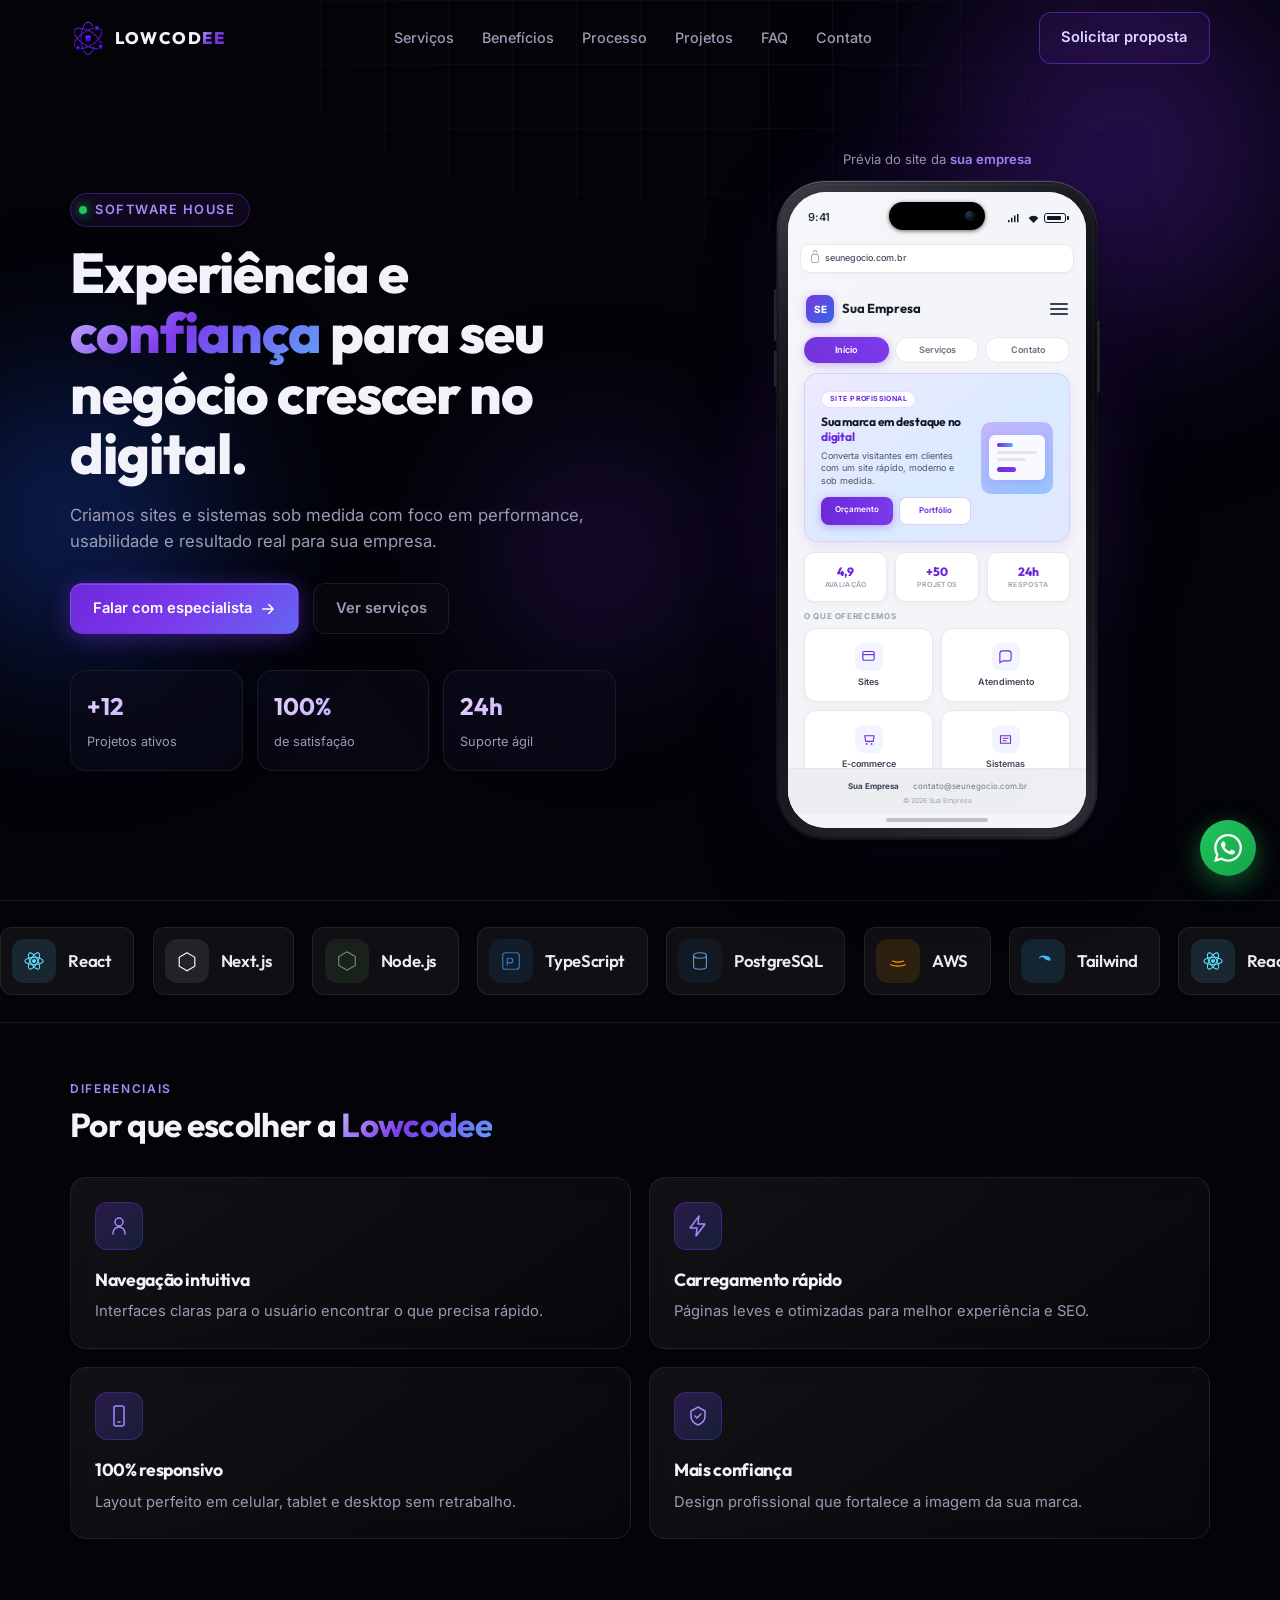
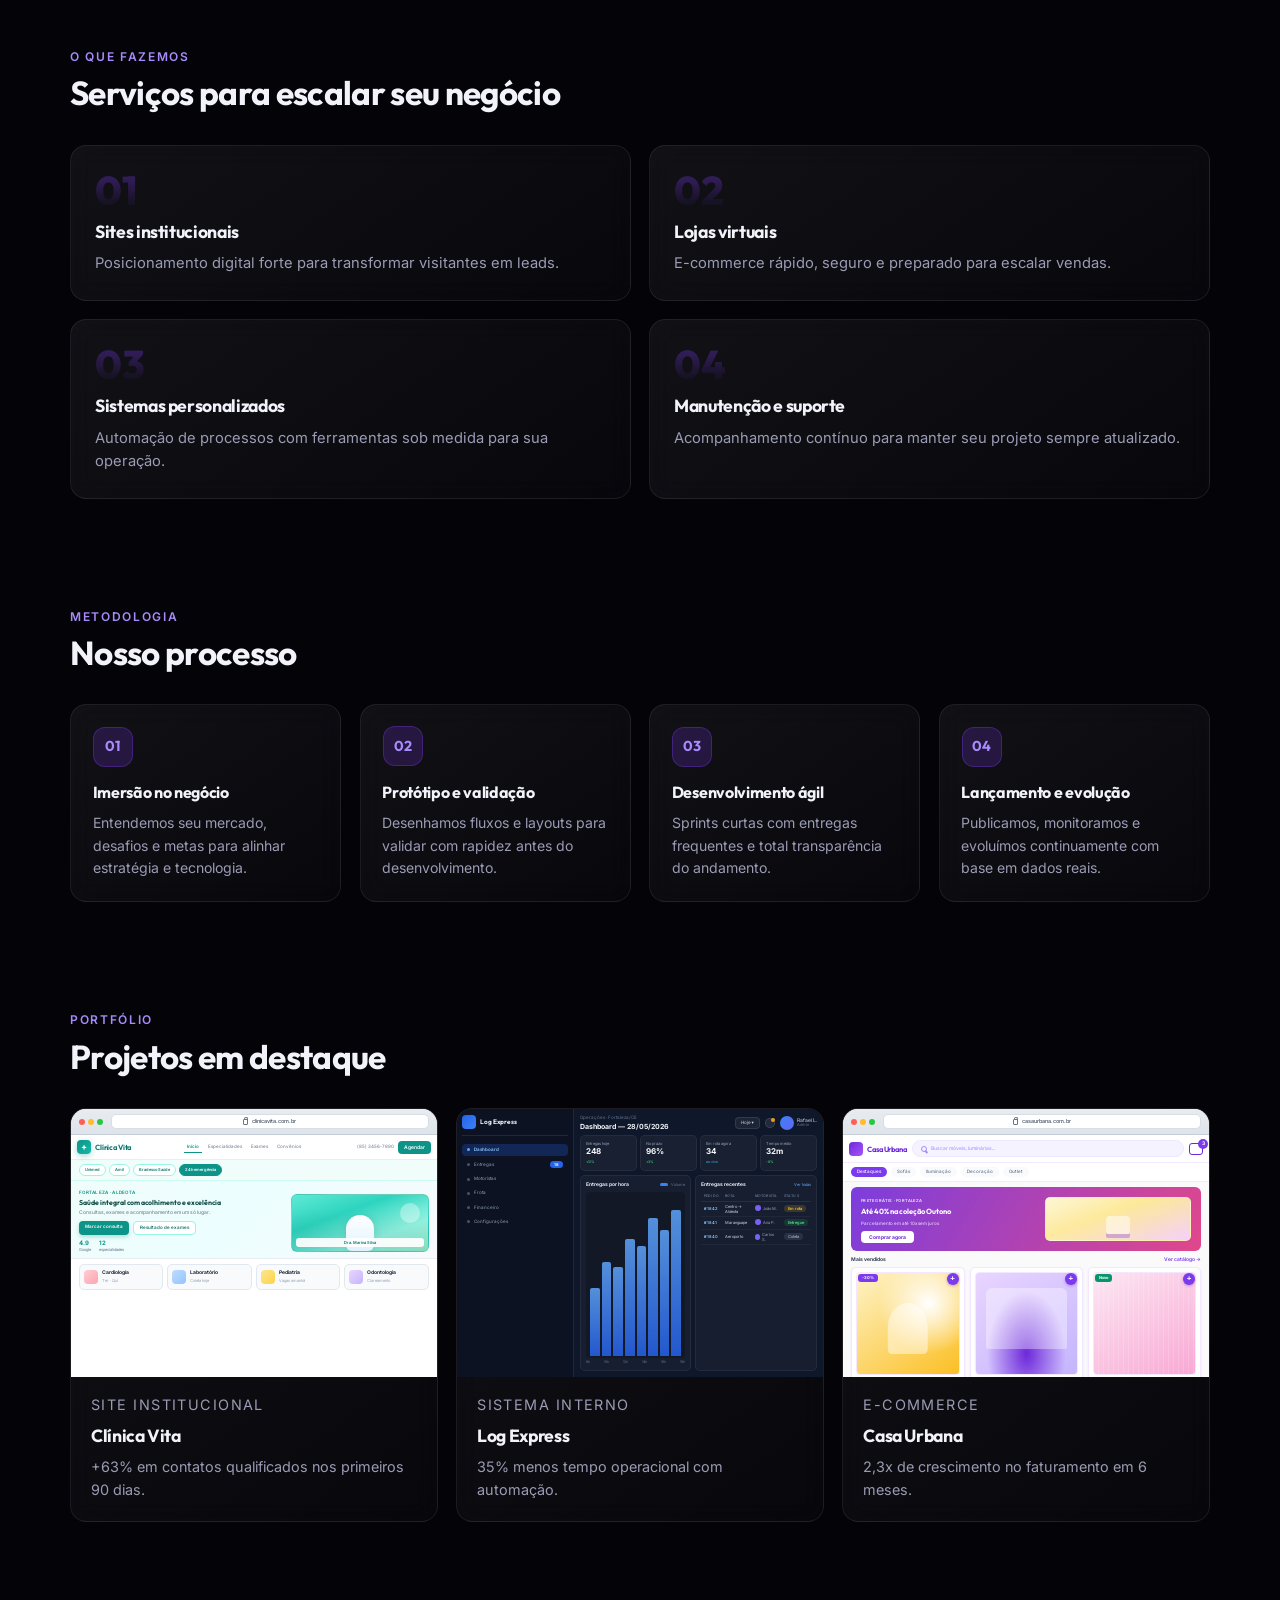
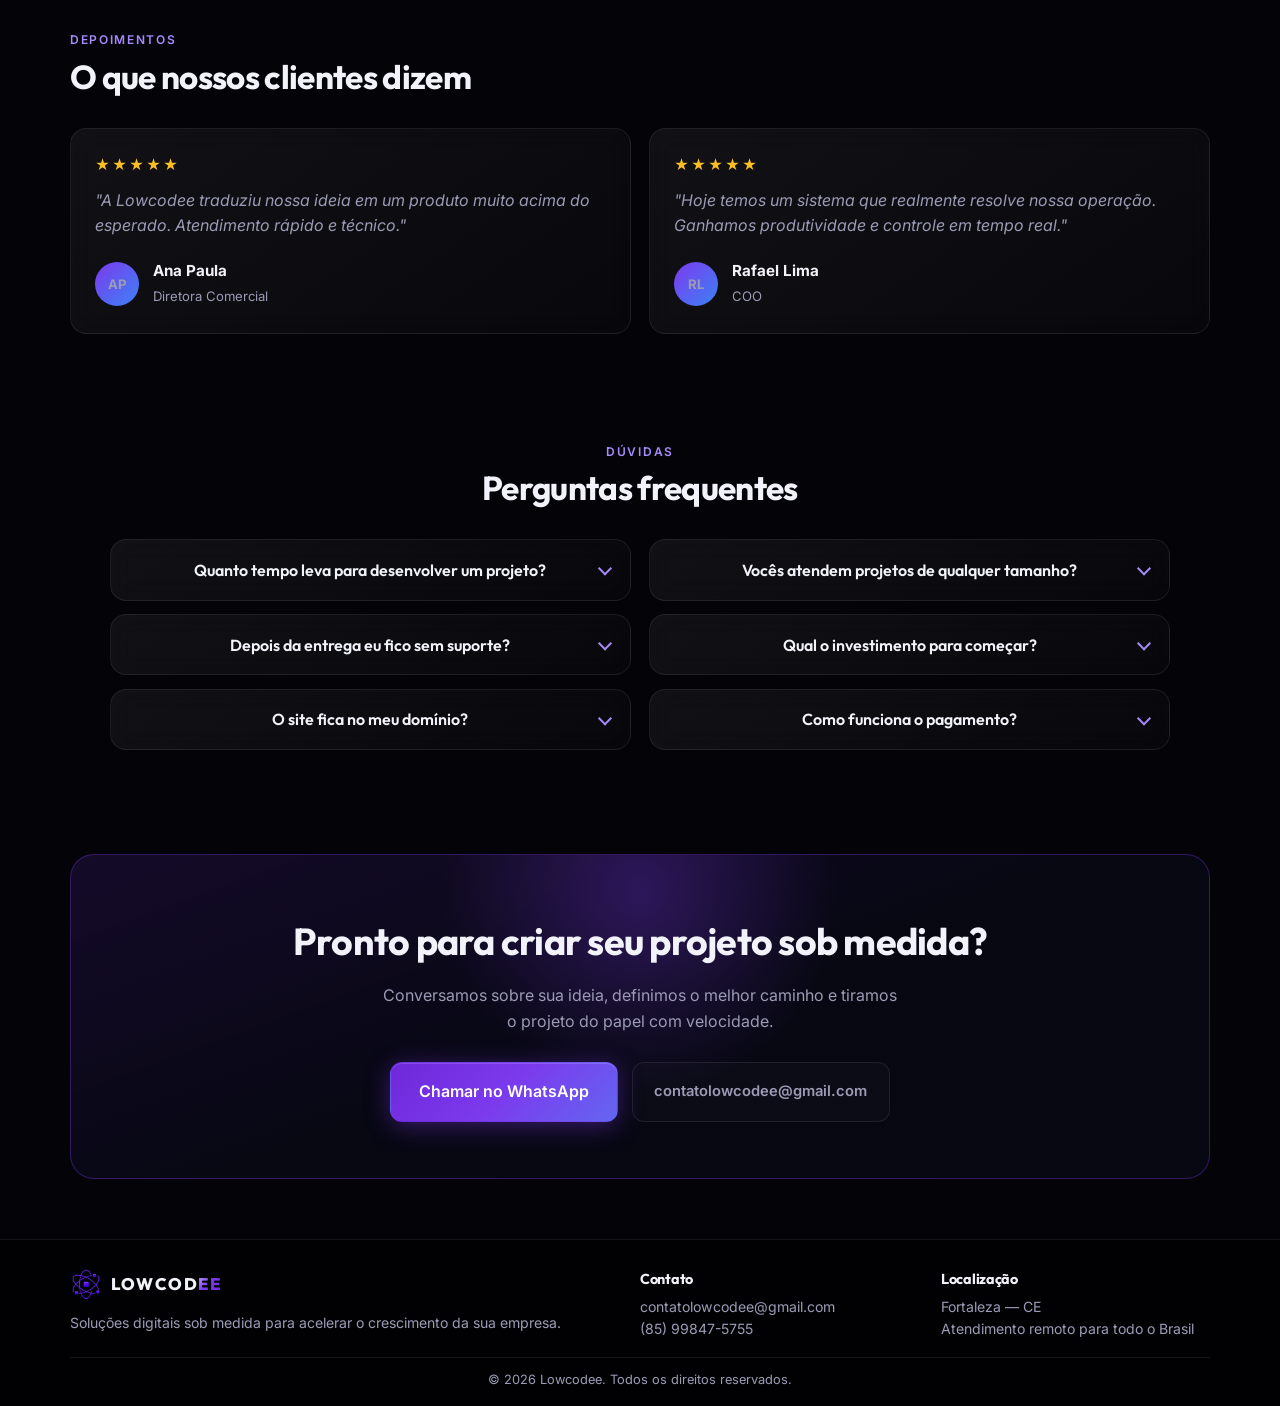
<file: index.html>
<!doctype html>
<html lang="pt-BR">
  <head>
    <meta charset="UTF-8" />
    <meta http-equiv="refresh" content="0; url=/home" />
    <link rel="canonical" href="/home" />
    <title>Lowcodee</title>
    <script>
      location.replace("/home");
    </script>
  </head>
  <body>
    <p><a href="/home">Ir para a página inicial</a></p>
  </body>
</html>
</file>
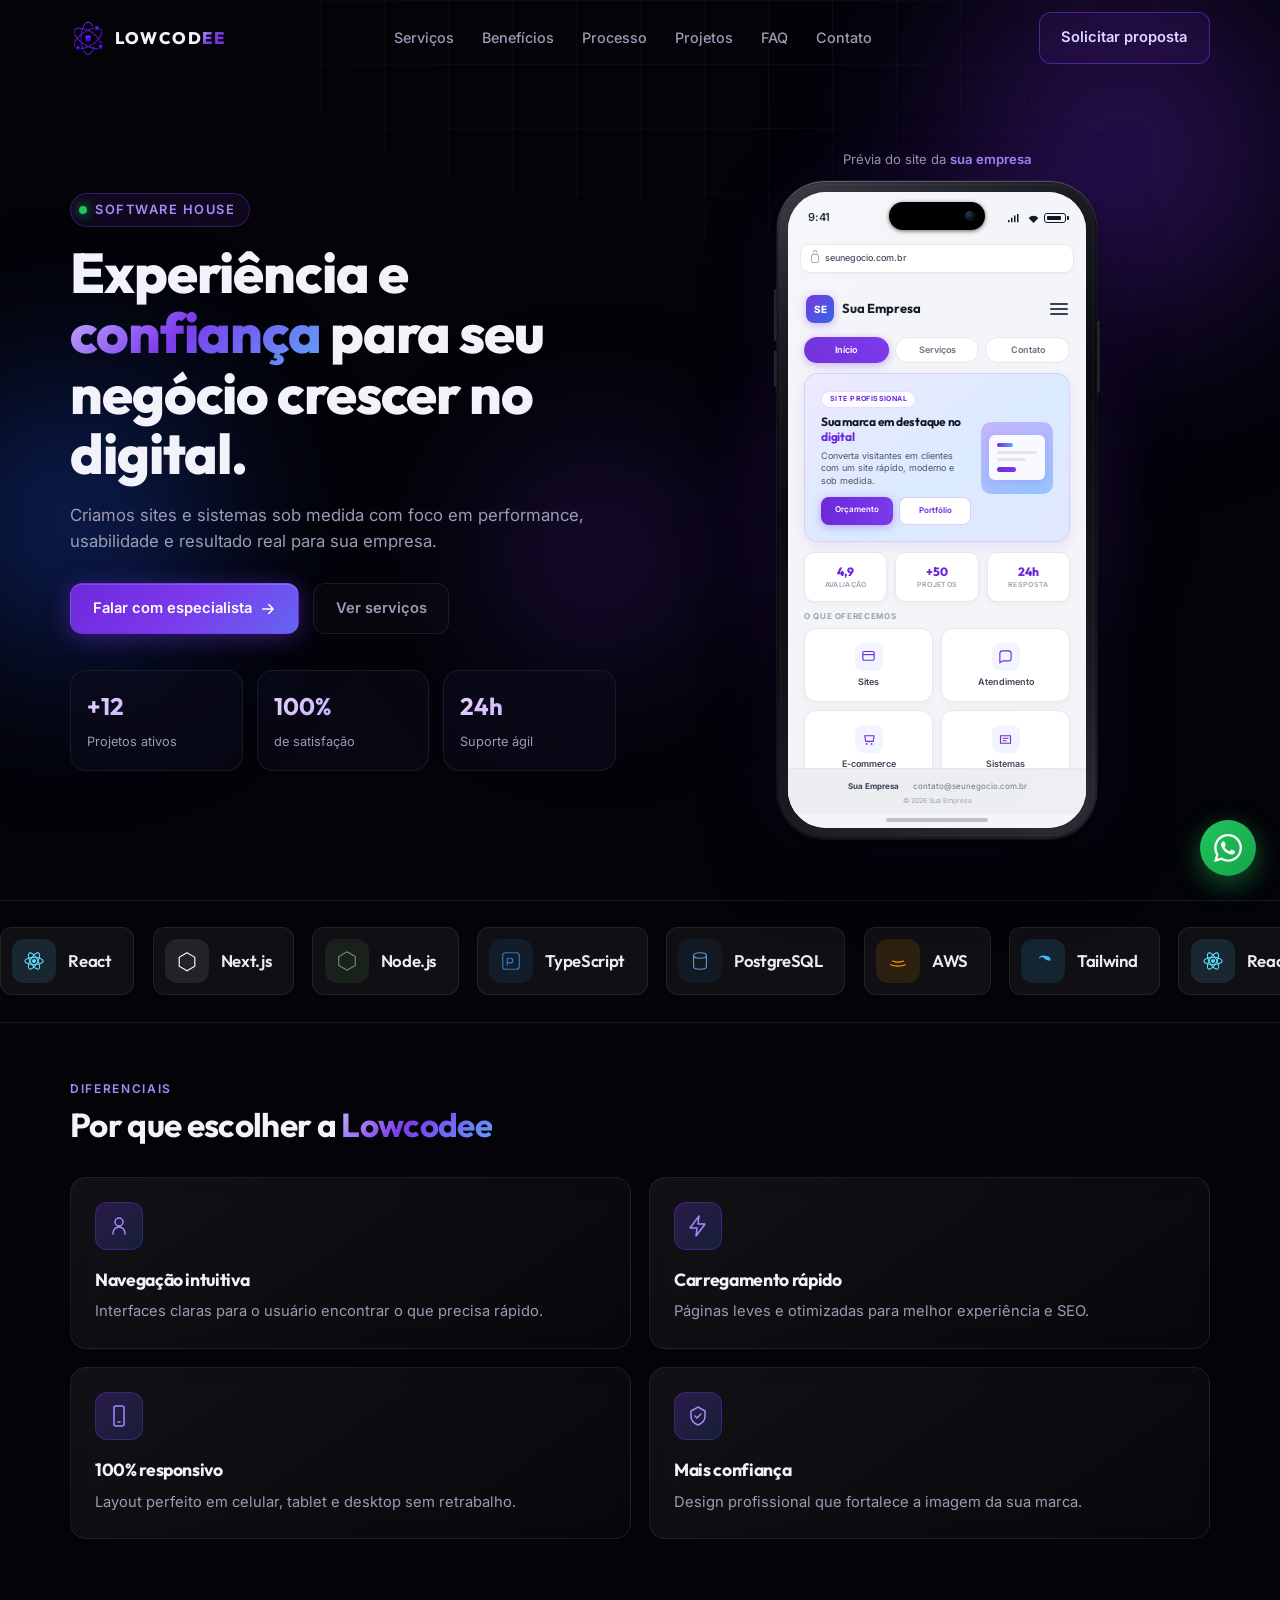
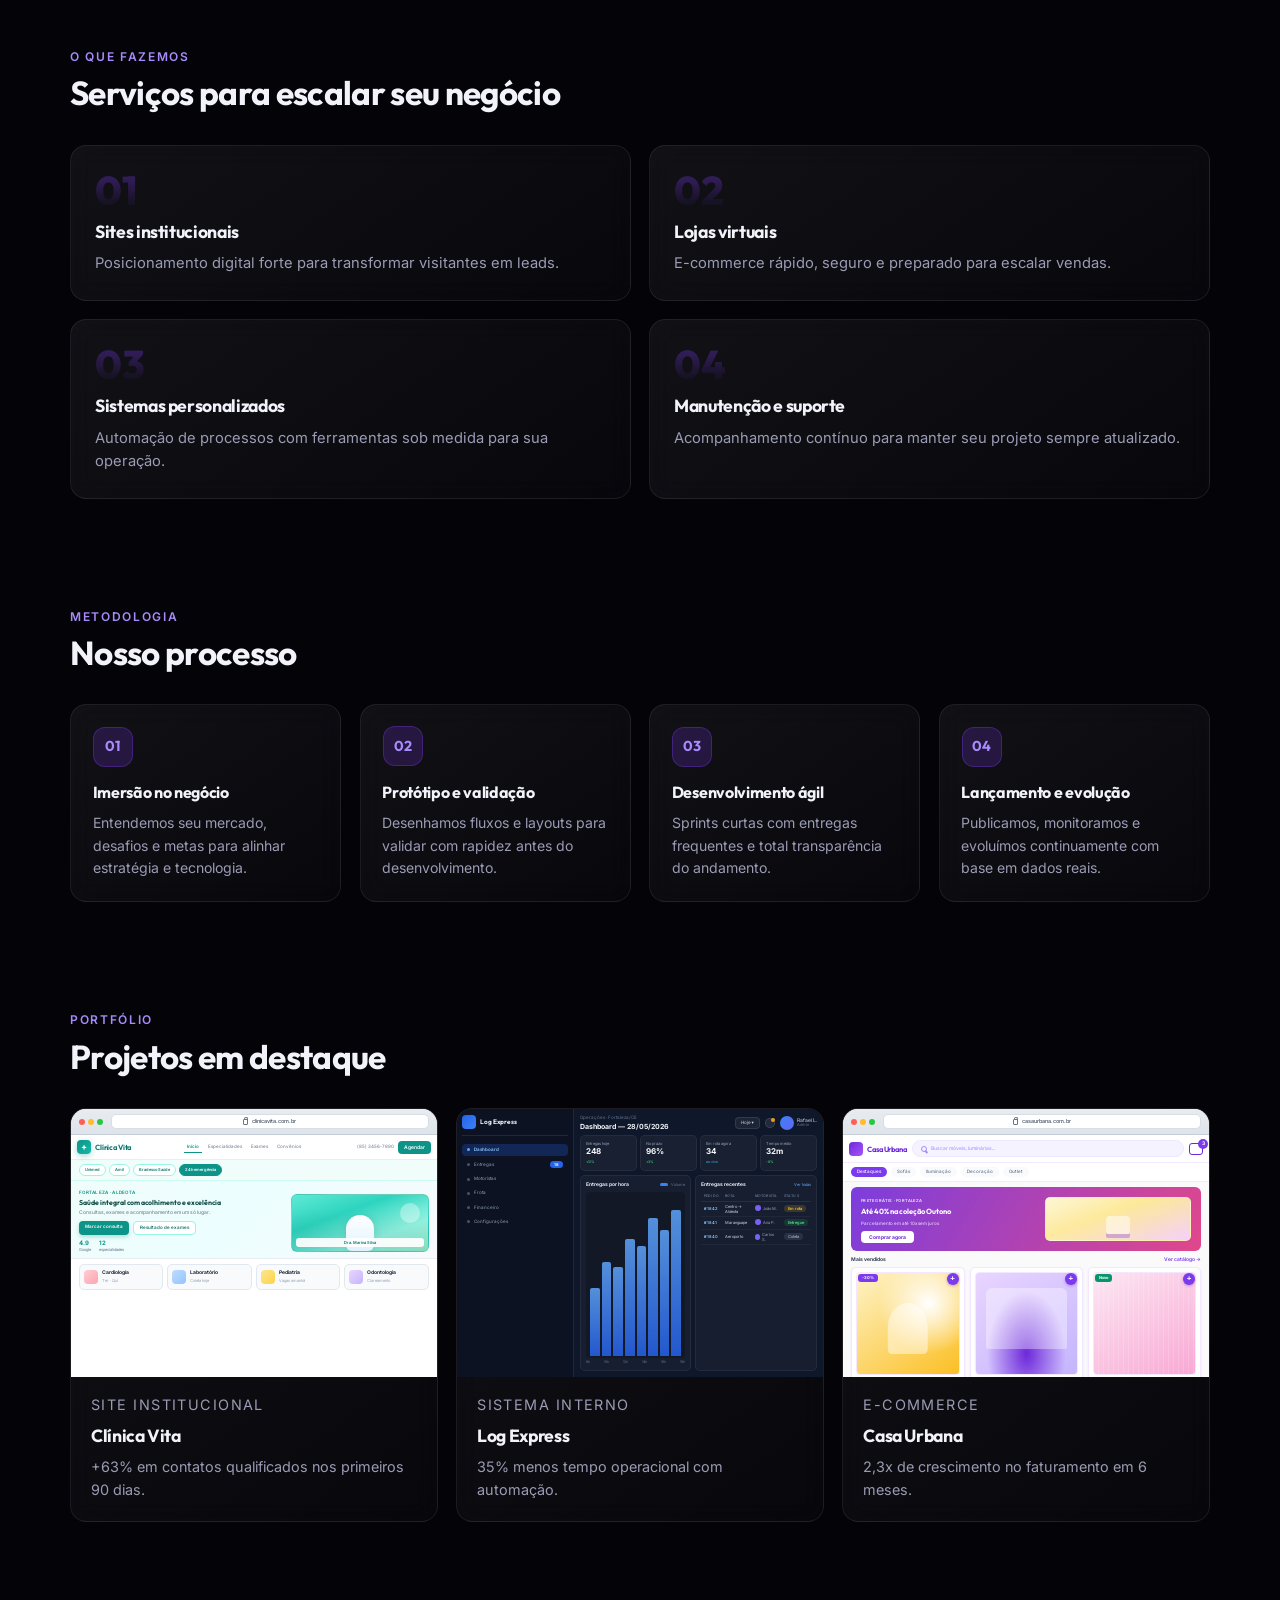
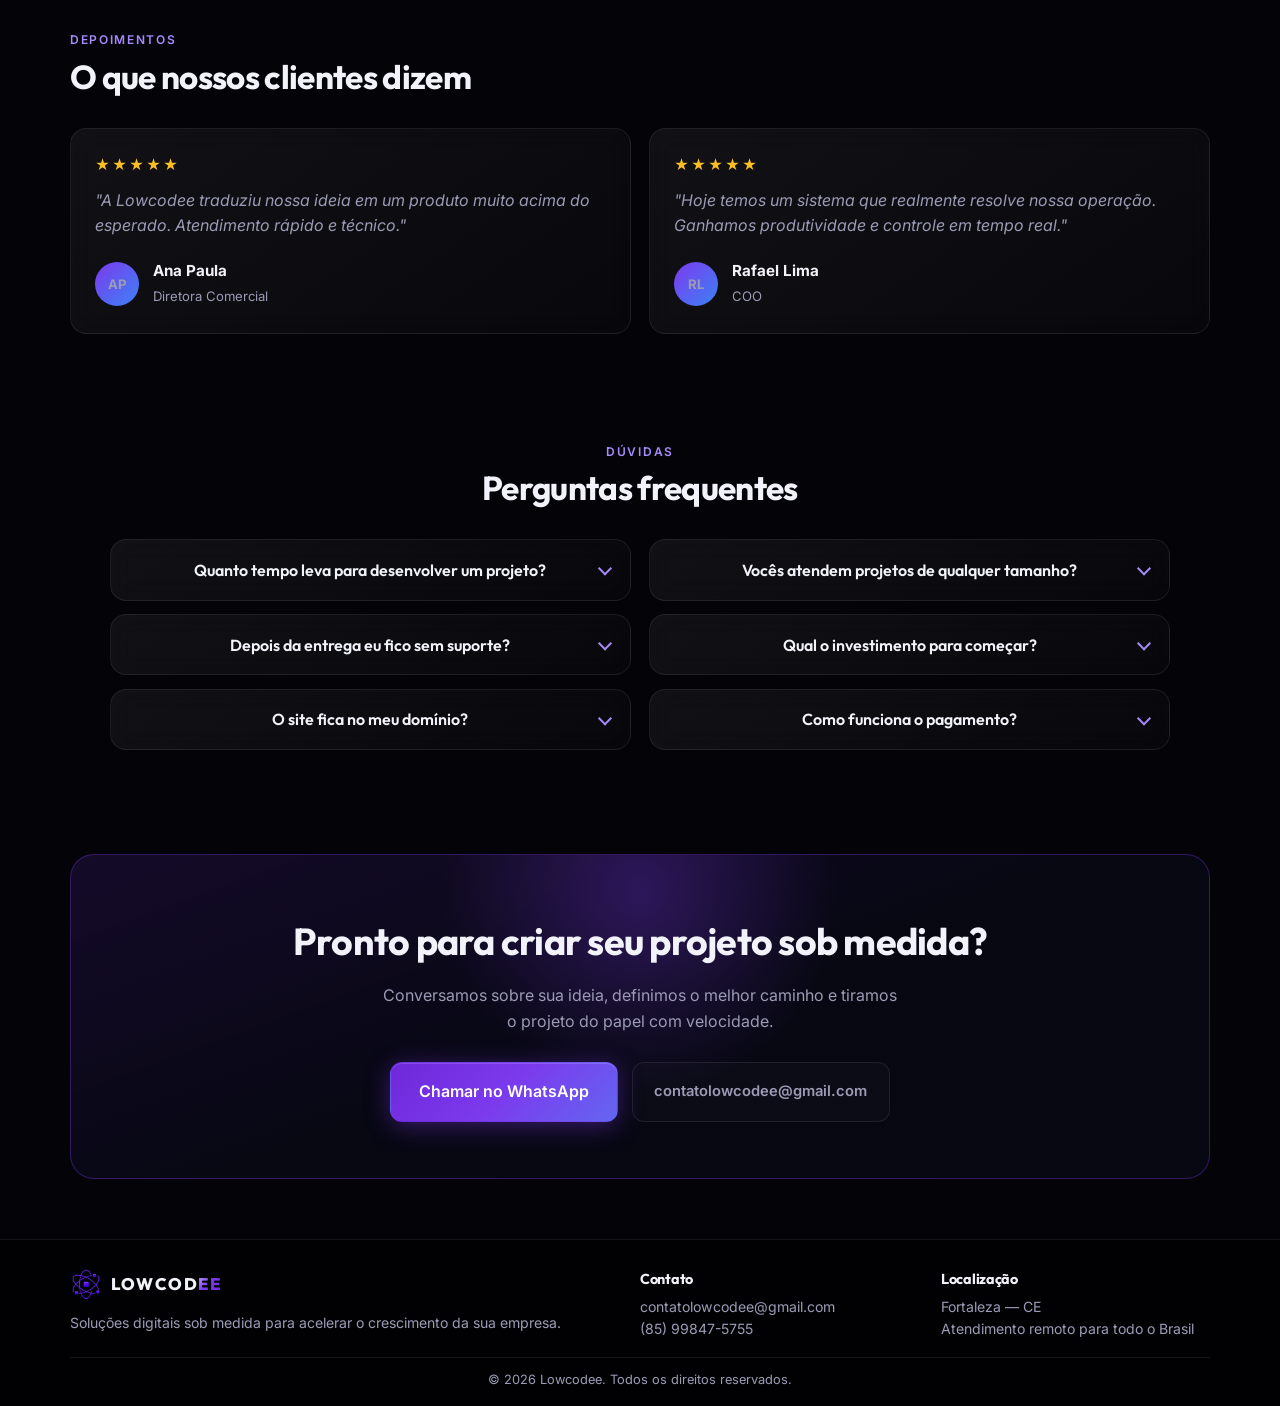
<file: home/index.html>
<!doctype html>
<html lang="pt-BR">
  <head>
    <meta charset="UTF-8" />
    <meta name="viewport" content="width=device-width, initial-scale=1.0, viewport-fit=cover" />
    <meta name="theme-color" content="#030308" />
    <title>Lowcodee | Soluções Digitais</title>
    <meta
      name="description"
      content="Software house especializada em sites, e-commerce e sistemas sob medida com foco em performance e conversão."
    />
    <link rel="preconnect" href="https://fonts.googleapis.com" />
    <link rel="preconnect" href="https://fonts.gstatic.com" crossorigin />
    <link
      href="https://fonts.googleapis.com/css2?family=Inter:wght@400;500;600;700&family=Outfit:wght@500;600;700;800&display=swap"
      rel="stylesheet"
    />
    <link rel="stylesheet" href="/styles.css?v=9" />
    <link rel="icon" href="/favicon.ico" sizes="any" />
    <link rel="icon" href="/assets/logo.PNG" type="image/png" sizes="32x32" />
    <link rel="apple-touch-icon" href="/assets/logo.PNG" />
  </head>
  <body>
    <div class="ambient" aria-hidden="true">
      <div class="orb orb-1"></div>
      <div class="orb orb-2"></div>
      <div class="orb orb-3"></div>
      <div class="grid-overlay"></div>
    </div>

    <header class="site-header" id="header">
      <div class="container header-inner">
        <a class="logo" href="/home">
          <img class="logo-img" src="/assets/logo.PNG" alt="Lowcodee" width="36" height="36" />
          <span class="logo-text">LOWCOD<span class="logo-accent">EE</span></span>
        </a>
        <nav class="main-nav" aria-label="Principal">
          <a href="#servicos">Serviços</a>
          <a href="#beneficios">Benefícios</a>
          <a href="#processo">Processo</a>
          <a href="#projetos">Projetos</a>
          <a href="#faq">FAQ</a>
          <a href="#contato">Contato</a>
        </nav>
        <a class="btn btn-outline header-cta" href="#contato">Solicitar proposta</a>
        <button class="menu-toggle" type="button" aria-label="Abrir menu" aria-expanded="false">
          <span></span><span></span><span></span>
        </button>
      </div>
      <nav class="mobile-nav" id="mobileNav" aria-label="Menu mobile" aria-hidden="true">
        <div class="mobile-nav-inner">
          <a href="#servicos">Serviços</a>
          <a href="#beneficios">Benefícios</a>
          <a href="#processo">Processo</a>
          <a href="#projetos">Projetos</a>
          <a href="#faq">FAQ</a>
          <a href="#contato">Contato</a>
        </div>
      </nav>
    </header>

    <button
      type="button"
      class="mobile-nav-backdrop"
      id="mobileNavBackdrop"
      aria-label="Fechar menu"
      aria-hidden="true"
    ></button>

    <main>
      <section class="hero">
        <div class="container hero-grid">
          <div class="hero-content reveal">
            <p class="eyebrow">
              <span class="eyebrow-dot"></span>
              Software House
            </p>
            <h1>
              Experiência e
              <span class="gradient-text">confiança</span>
              para seu negócio crescer no digital.
            </h1>
            <p class="hero-copy">
              Criamos sites e sistemas sob medida com foco em performance,
              usabilidade e resultado real para sua empresa.
            </p>
            <div class="hero-actions">
              <a class="btn btn-primary" href="#contato">
                Falar com especialista
                <svg width="18" height="18" viewBox="0 0 24 24" fill="none" aria-hidden="true">
                  <path d="M5 12h14M13 6l6 6-6 6" stroke="currentColor" stroke-width="2" stroke-linecap="round" stroke-linejoin="round"/>
                </svg>
              </a>
              <a class="btn btn-ghost" href="#servicos">Ver serviços</a>
            </div>
            <ul class="stats">
              <li class="reveal reveal-delay-1">
                <strong>+12</strong><span>Projetos ativos</span>
              </li>
              <li class="reveal reveal-delay-2">
                <strong>100%</strong><span>de satisfação</span>
              </li>
              <li class="reveal reveal-delay-3">
                <strong>24h</strong><span>Suporte ágil</span>
              </li>
            </ul>
          </div>

          <div class="hero-showcase reveal reveal-delay-2">
            <div class="showcase-glow"></div>
            <div class="showcase-floor" aria-hidden="true"></div>
            <div class="phone-float">
              <p class="preview-hint">Prévia do site da <strong id="previewHintBrand">sua empresa</strong></p>

              <div class="phone" aria-label="Prévia do seu site no celular">
              <div class="phone-frame">
                <div class="phone-btn phone-btn-vol" aria-hidden="true"></div>
                <div class="phone-btn phone-btn-power" aria-hidden="true"></div>

                <div class="phone-screen-wrap">
                  <div class="phone-island" aria-hidden="true">
                    <span class="phone-island-cam"></span>
                  </div>
                  <div class="phone-glass" aria-hidden="true"></div>

                  <div class="phone-screen preview-site">
                    <div class="preview-status">
                      <time>9:41</time>
                      <div class="preview-status-icons" aria-hidden="true">
                        <span class="icon-cell"></span>
                        <span class="icon-wifi"></span>
                        <span class="icon-battery"></span>
                      </div>
                    </div>

                    <div class="preview-browser">
                      <span class="preview-lock" aria-hidden="true"></span>
                      <span class="preview-url" id="previewUrl">seunegocio.com.br</span>
                    </div>

                    <div class="preview-scroll">
                      <div class="preview-body">
                      <header class="preview-header">
                        <span class="preview-logo-icon" id="previewLogoIcon">SE</span>
                        <span class="preview-brand" id="previewBrand">Sua Empresa</span>
                        <span class="preview-menu" aria-hidden="true"></span>
                      </header>

                      <nav class="preview-nav" aria-hidden="true">
                        <span class="is-active">Início</span>
                        <span>Serviços</span>
                        <span>Contato</span>
                      </nav>

                      <section class="preview-hero">
                        <div class="preview-hero-text">
                          <span class="preview-eyebrow" id="previewEyebrow">Site profissional</span>
                          <h2 class="preview-headline" id="previewHeadline">
                            Sua marca em destaque no <em>digital</em>
                          </h2>
                          <p class="preview-sub" id="previewSub">
                            Converta visitantes em clientes com um site rápido, moderno e sob medida.
                          </p>
                          <div class="preview-cta-row">
                            <span class="preview-cta">Orçamento</span>
                            <span class="preview-cta preview-cta--ghost">Portfólio</span>
                          </div>
                        </div>
                        <div class="preview-hero-visual" aria-hidden="true">
                          <div class="preview-visual-card">
                            <span class="preview-visual-bar"></span>
                            <span class="preview-visual-line"></span>
                            <span class="preview-visual-line preview-visual-line--short"></span>
                            <span class="preview-visual-btn"></span>
                          </div>
                        </div>
                      </section>

                      <div class="preview-trust" aria-hidden="true">
                        <div class="preview-trust-item">
                          <strong>4,9</strong>
                          <small>Avaliação</small>
                        </div>
                        <div class="preview-trust-item">
                          <strong>+50</strong>
                          <small>Projetos</small>
                        </div>
                        <div class="preview-trust-item">
                          <strong>24h</strong>
                          <small>Resposta</small>
                        </div>
                      </div>

                      <section class="preview-block">
                        <p class="preview-label">O que oferecemos</p>
                        <div class="preview-services">
                          <article class="preview-service">
                            <span class="preview-service-icon" aria-hidden="true">
                              <svg viewBox="0 0 24 24" fill="none"><rect x="3" y="4" width="18" height="14" rx="2" stroke="currentColor" stroke-width="1.8"/><path d="M3 9h18" stroke="currentColor" stroke-width="1.8"/></svg>
                            </span>
                            <small>Sites</small>
                          </article>
                          <article class="preview-service">
                            <span class="preview-service-icon" aria-hidden="true">
                              <svg viewBox="0 0 24 24" fill="none"><path d="M21 15a4 4 0 01-4 4H8l-5 3V7a4 4 0 014-4h10a4 4 0 014 4v8z" stroke="currentColor" stroke-width="1.8"/></svg>
                            </span>
                            <small>Atendimento</small>
                          </article>
                          <article class="preview-service">
                            <span class="preview-service-icon" aria-hidden="true">
                              <svg viewBox="0 0 24 24" fill="none"><path d="M6 6h15l-1.5 9h-12L6 6z" stroke="currentColor" stroke-width="1.8" stroke-linejoin="round"/><circle cx="9" cy="19" r="1.5" fill="currentColor"/><circle cx="17" cy="19" r="1.5" fill="currentColor"/></svg>
                            </span>
                            <small>E-commerce</small>
                          </article>
                          <article class="preview-service">
                            <span class="preview-service-icon" aria-hidden="true">
                              <svg viewBox="0 0 24 24" fill="none"><path d="M4 6h16v12H4V6zm4 4h8M8 14h5" stroke="currentColor" stroke-width="1.8" stroke-linecap="round"/></svg>
                            </span>
                            <small>Sistemas</small>
                          </article>
                        </div>
                      </section>

                      <section class="preview-block preview-quote-block">
                        <p class="preview-label">Depoimento</p>
                        <blockquote class="preview-quote-card">
                          <div class="preview-stars" aria-hidden="true">★★★★★</div>
                          <p class="preview-quote-text" id="previewQuote">
                            "Entrega rápida, visual impecável e suporte de verdade."
                          </p>
                          <footer class="preview-quote-author">
                            <span class="preview-quote-avatar" aria-hidden="true"></span>
                            <div>
                              <strong>Cliente parceiro</strong>
                              <small id="previewQuoteMeta">Projeto entregue em 2025</small>
                            </div>
                          </footer>
                        </blockquote>
                      </section>
                      </div>

                      <footer class="preview-footer">
                        <p class="preview-footer-line">
                          <strong id="previewFooterBrand">Sua Empresa</strong>
                          <span class="preview-footer-dot" aria-hidden="true">·</span>
                          <span id="previewFooterEmail">contato@seunegocio.com.br</span>
                        </p>
                        <small class="preview-footer-copy">
                          © 2026 <span id="previewFooterCopyBrand">Sua Empresa</span>
                        </small>
                      </footer>
                    </div>

                    <div class="preview-home-bar" aria-hidden="true"></div>
                  </div>
                </div>
              </div>
            </div>
            </div>
          </div>
        </div>
      </section>

      <section class="brands" aria-label="Tecnologias">
        <div class="tech-marquee">
          <div class="tech-track" id="techTrack">
            <ul class="tech-list" data-tech-set>
              <li class="tech-item tech-item--react">
                <span class="tech-icon" aria-hidden="true"><svg viewBox="0 0 24 24" fill="none"><circle cx="12" cy="12" r="2.2" fill="currentColor"/><ellipse cx="12" cy="12" rx="10" ry="4" stroke="currentColor" stroke-width="1.2"/><ellipse cx="12" cy="12" rx="10" ry="4" stroke="currentColor" stroke-width="1.2" transform="rotate(60 12 12)"/><ellipse cx="12" cy="12" rx="10" ry="4" stroke="currentColor" stroke-width="1.2" transform="rotate(120 12 12)"/></svg></span>
                <span class="tech-name">React</span>
              </li>
              <li class="tech-item tech-item--next">
                <span class="tech-icon" aria-hidden="true"><svg viewBox="0 0 24 24" fill="none"><path d="M12 3l8.5 4.9v9.8L12 22.7 3.5 17.7V7.9L12 3z" stroke="currentColor" stroke-width="1.3"/></svg></span>
                <span class="tech-name">Next.js</span>
              </li>
              <li class="tech-item tech-item--node">
                <span class="tech-icon" aria-hidden="true"><svg viewBox="0 0 24 24" fill="none"><path d="M12 2l9 5.2v9.6L12 22 3 16.8V7.2L12 2z" stroke="currentColor" stroke-width="1.2"/></svg></span>
                <span class="tech-name">Node.js</span>
              </li>
              <li class="tech-item tech-item--ts">
                <span class="tech-icon" aria-hidden="true"><svg viewBox="0 0 24 24" fill="none"><rect x="3" y="3" width="18" height="18" rx="3" stroke="currentColor" stroke-width="1.3"/><path d="M8 9v8M8 9h3.5a2.5 2.5 0 010 5H8" stroke="currentColor" stroke-width="1.3"/></svg></span>
                <span class="tech-name">TypeScript</span>
              </li>
              <li class="tech-item tech-item--pg">
                <span class="tech-icon" aria-hidden="true"><svg viewBox="0 0 24 24" fill="none"><ellipse cx="12" cy="6" rx="7" ry="3" stroke="currentColor" stroke-width="1.2"/><path d="M5 6v12c0 1.7 3.1 3 7 3s7-1.3 7-3V6" stroke="currentColor" stroke-width="1.2"/></svg></span>
                <span class="tech-name">PostgreSQL</span>
              </li>
              <li class="tech-item tech-item--aws">
                <span class="tech-icon" aria-hidden="true"><svg viewBox="0 0 24 24" fill="none"><path d="M4 16c4 2 12 2 16 0M6 12c3.5 1.5 8.5 1.5 12 0" stroke="currentColor" stroke-width="1.3" stroke-linecap="round"/></svg></span>
                <span class="tech-name">AWS</span>
              </li>
              <li class="tech-item tech-item--tailwind">
                <span class="tech-icon" aria-hidden="true"><svg viewBox="0 0 24 24" fill="none"><path d="M12 6c-2.5 0-4 1.2-4.5 3.6 1-1.4 2.2-1.9 3.6-1.7 1 .2 1.7.8 2.5 1.5 1.3 1.2 2.8 2.6 6.4 2.1C21 9.1 19.5 6 12 6z" fill="currentColor"/></svg></span>
                <span class="tech-name">Tailwind</span>
              </li>
            </ul>
          </div>
        </div>
      </section>

      <section class="benefits" id="beneficios">
        <div class="container">
          <div class="section-head reveal">
            <p class="section-label">Diferenciais</p>
            <h2>Por que escolher a <span class="gradient-text">Lowcodee</span></h2>
          </div>
          <div class="benefit-grid">
            <article class="glass-card reveal">
              <div class="card-icon">
                <svg viewBox="0 0 24 24" fill="none" aria-hidden="true"><path d="M12 4a4 4 0 100 8 4 4 0 000-8zM6 20v-1a6 6 0 0112 0v1" stroke="currentColor" stroke-width="1.5" stroke-linecap="round"/></svg>
              </div>
              <h3>Navegação intuitiva</h3>
              <p>Interfaces claras para o usuário encontrar o que precisa rápido.</p>
            </article>
            <article class="glass-card reveal reveal-delay-1">
              <div class="card-icon">
                <svg viewBox="0 0 24 24" fill="none" aria-hidden="true"><path d="M13 2L4 14h7l-1 8 9-12h-7l1-8z" stroke="currentColor" stroke-width="1.5" stroke-linejoin="round"/></svg>
              </div>
              <h3>Carregamento rápido</h3>
              <p>Páginas leves e otimizadas para melhor experiência e SEO.</p>
            </article>
            <article class="glass-card reveal reveal-delay-2">
              <div class="card-icon">
                <svg viewBox="0 0 24 24" fill="none" aria-hidden="true"><rect x="7" y="2" width="10" height="20" rx="2" stroke="currentColor" stroke-width="1.5"/><path d="M11 18h2" stroke="currentColor" stroke-width="1.5" stroke-linecap="round"/></svg>
              </div>
              <h3>100% responsivo</h3>
              <p>Layout perfeito em celular, tablet e desktop sem retrabalho.</p>
            </article>
            <article class="glass-card reveal reveal-delay-3">
              <div class="card-icon">
                <svg viewBox="0 0 24 24" fill="none" aria-hidden="true"><path d="M12 3l7 4v5c0 4.2-2.9 7.4-7 9-4.1-1.6-7-4.8-7-9V7l7-4z" stroke="currentColor" stroke-width="1.5"/><path d="M9 12l2 2 4-4" stroke="currentColor" stroke-width="1.5" stroke-linecap="round"/></svg>
              </div>
              <h3>Mais confiança</h3>
              <p>Design profissional que fortalece a imagem da sua marca.</p>
            </article>
          </div>
        </div>
      </section>

      <section class="services" id="servicos">
        <div class="container">
          <div class="section-head reveal">
            <p class="section-label">O que fazemos</p>
            <h2>Serviços para escalar seu negócio</h2>
          </div>
          <div class="service-grid">
            <article class="glass-card service-card reveal">
              <span class="service-num">01</span>
              <h3>Sites institucionais</h3>
              <p>Posicionamento digital forte para transformar visitantes em leads.</p>
            </article>
            <article class="glass-card service-card reveal reveal-delay-1">
              <span class="service-num">02</span>
              <h3>Lojas virtuais</h3>
              <p>E-commerce rápido, seguro e preparado para escalar vendas.</p>
            </article>
            <article class="glass-card service-card reveal reveal-delay-2">
              <span class="service-num">03</span>
              <h3>Sistemas personalizados</h3>
              <p>Automação de processos com ferramentas sob medida para sua operação.</p>
            </article>
            <article class="glass-card service-card reveal reveal-delay-3">
              <span class="service-num">04</span>
              <h3>Manutenção e suporte</h3>
              <p>Acompanhamento contínuo para manter seu projeto sempre atualizado.</p>
            </article>
          </div>
        </div>
      </section>

      <section class="process" id="processo">
        <div class="container">
          <div class="section-head reveal">
            <p class="section-label">Metodologia</p>
            <h2>Nosso processo</h2>
          </div>
          <div class="process-grid">
            <article class="glass-card process-card reveal">
              <span class="step">01</span>
              <h3>Imersão no negócio</h3>
              <p>Entendemos seu mercado, desafios e metas para alinhar estratégia e tecnologia.</p>
            </article>
            <article class="glass-card process-card reveal reveal-delay-1">
              <span class="step">02</span>
              <h3>Protótipo e validação</h3>
              <p>Desenhamos fluxos e layouts para validar com rapidez antes do desenvolvimento.</p>
            </article>
            <article class="glass-card process-card reveal reveal-delay-2">
              <span class="step">03</span>
              <h3>Desenvolvimento ágil</h3>
              <p>Sprints curtas com entregas frequentes e total transparência do andamento.</p>
            </article>
            <article class="glass-card process-card reveal reveal-delay-3">
              <span class="step">04</span>
              <h3>Lançamento e evolução</h3>
              <p>Publicamos, monitoramos e evoluímos continuamente com base em dados reais.</p>
            </article>
          </div>
        </div>
      </section>

      <section class="projects" id="projetos">
        <div class="container">
          <div class="section-head reveal">
            <p class="section-label">Portfólio</p>
            <h2>Projetos em destaque</h2>
          </div>
          <div class="project-grid">
            <article class="glass-card project-card reveal">
              <div class="project-shot project-shot--clinic" aria-hidden="true">
                <div class="shot-chrome">
                  <div class="shot-dots"><i></i><i></i><i></i></div>
                  <div class="shot-address"><span class="shot-lock"></span>clinicavita.com.br</div>
                </div>
                <div class="shot-page shot-page--clinic">
                  <header class="shot-topbar">
                    <div class="shot-brand-block">
                      <span class="shot-mark shot-mark--clinic"></span>
                      <span class="shot-brand">Clínica Vita</span>
                    </div>
                    <nav class="shot-nav">
                      <span class="is-active">Início</span><span>Especialidades</span><span>Exames</span><span>Convênios</span>
                    </nav>
                    <span class="shot-top-phone">(85) 3456-7890</span>
                    <span class="shot-top-cta">Agendar</span>
                  </header>
                  <div class="shot-trust-bar">
                    <span class="shot-trust-pill">Unimed</span>
                    <span class="shot-trust-pill">Amil</span>
                    <span class="shot-trust-pill">Bradesco Saúde</span>
                    <span class="shot-trust-pill shot-trust-pill--accent">24h emergência</span>
                  </div>
                  <section class="shot-hero-block">
                    <div class="shot-hero-copy">
                      <span class="shot-eyebrow">Fortaleza · Aldeota</span>
                      <h4>Saúde integral com acolhimento e excelência</h4>
                      <p>Consultas, exames e acompanhamento em um só lugar.</p>
                      <div class="shot-hero-actions">
                        <span class="shot-btn shot-btn--primary">Marcar consulta</span>
                        <span class="shot-btn shot-btn--ghost">Resultado de exames</span>
                      </div>
                      <div class="shot-hero-stats">
                        <span><b>4.9</b> Google</span>
                        <span><b>12</b> especialidades</span>
                      </div>
                    </div>
                    <div class="shot-hero-media">
                      <div class="shot-photo">
                        <span class="shot-photo-badge">Dra. Marina Silva</span>
                      </div>
                    </div>
                  </section>
                  <section class="shot-specialties">
                    <article>
                      <span class="shot-spec-icon shot-spec-icon--heart"></span>
                      <div><b>Cardiologia</b><small>Ter · Qui</small></div>
                    </article>
                    <article>
                      <span class="shot-spec-icon shot-spec-icon--lab"></span>
                      <div><b>Laboratório</b><small>Coleta hoje</small></div>
                    </article>
                    <article>
                      <span class="shot-spec-icon shot-spec-icon--child"></span>
                      <div><b>Pediatria</b><small>Vagas amanhã</small></div>
                    </article>
                    <article>
                      <span class="shot-spec-icon shot-spec-icon--dent"></span>
                      <div><b>Odontologia</b><small>Clareamento</small></div>
                    </article>
                  </section>
                </div>
              </div>
              <div class="project-body">
                <p class="project-tag">Site institucional</p>
                <h3>Clínica Vita</h3>
                <p>+63% em contatos qualificados nos primeiros 90 dias.</p>
              </div>
            </article>
            <article class="glass-card project-card reveal reveal-delay-1">
              <div class="project-shot project-shot--system" aria-hidden="true">
                <div class="shot-app">
                  <aside class="shot-sidebar">
                    <div class="shot-app-brand">
                      <span class="shot-mark shot-mark--log"></span>
                      <span>Log Express</span>
                    </div>
                    <span class="shot-nav-item is-active"><i class="shot-nav-dot"></i>Dashboard</span>
                    <span class="shot-nav-item"><i class="shot-nav-dot"></i>Entregas <em class="shot-badge">18</em></span>
                    <span class="shot-nav-item"><i class="shot-nav-dot"></i>Motoristas</span>
                    <span class="shot-nav-item"><i class="shot-nav-dot"></i>Frota</span>
                    <span class="shot-nav-item"><i class="shot-nav-dot"></i>Financeiro</span>
                    <span class="shot-nav-item"><i class="shot-nav-dot"></i>Configurações</span>
                  </aside>
                  <div class="shot-dashboard">
                    <header class="shot-dash-header">
                      <div>
                        <small>Operações · Fortaleza/CE</small>
                        <strong>Dashboard — 28/05/2026</strong>
                      </div>
                      <div class="shot-dash-tools">
                        <span class="shot-filter">Hoje ▾</span>
                        <span class="shot-bell" aria-hidden="true"></span>
                        <div class="shot-dash-user">
                          <span class="shot-avatar"></span>
                          <span>Rafael L.<small>Admin</small></span>
                        </div>
                      </div>
                    </header>
                    <div class="shot-kpis shot-kpis--4">
                      <div class="shot-kpi"><small>Entregas hoje</small><strong>248</strong><em class="up">+12%</em></div>
                      <div class="shot-kpi"><small>No prazo</small><strong>96%</strong><em class="up">+3%</em></div>
                      <div class="shot-kpi"><small>Em rota agora</small><strong>34</strong><em class="neutral">ao vivo</em></div>
                      <div class="shot-kpi"><small>Tempo médio</small><strong>32m</strong><em class="down">-8%</em></div>
                    </div>
                    <div class="shot-dash-panels">
                      <div class="shot-chart-panel">
                        <div class="shot-panel-head">
                          <strong>Entregas por hora</strong>
                          <span class="shot-legend"><i></i>Volume</span>
                        </div>
                        <div class="shot-chart">
                          <span style="--h: 42%"></span><span style="--h: 58%"></span><span style="--h: 55%"></span><span style="--h: 72%"></span><span style="--h: 68%"></span><span style="--h: 85%"></span><span style="--h: 78%"></span><span style="--h: 90%"></span>
                        </div>
                        <div class="shot-chart-labels">
                          <span>8h</span><span>10h</span><span>12h</span><span>14h</span><span>16h</span><span>18h</span>
                        </div>
                      </div>
                      <div class="shot-table-panel">
                        <div class="shot-panel-head">
                          <strong>Entregas recentes</strong>
                          <span class="shot-link">Ver todas</span>
                        </div>
                        <table class="shot-table">
                          <thead>
                            <tr><th>Pedido</th><th>Rota</th><th>Motorista</th><th>Status</th></tr>
                          </thead>
                          <tbody>
                            <tr><td>#1842</td><td>Centro → Aldeota</td><td><span class="shot-driver"><i></i>João M.</span></td><td><i class="pill pill--warn">Em rota</i></td></tr>
                            <tr><td>#1841</td><td>Maranguape</td><td><span class="shot-driver"><i></i>Ana P.</span></td><td><i class="pill pill--ok">Entregue</i></td></tr>
                            <tr><td>#1840</td><td>Aeroporto</td><td><span class="shot-driver"><i></i>Carlos S.</span></td><td><i class="pill pill--pend">Coleta</i></td></tr>
                          </tbody>
                        </table>
                      </div>
                    </div>
                  </div>
                </div>
              </div>
              <div class="project-body">
                <p class="project-tag">Sistema interno</p>
                <h3>Log Express</h3>
                <p>35% menos tempo operacional com automação.</p>
              </div>
            </article>
            <article class="glass-card project-card reveal reveal-delay-2">
              <div class="project-shot project-shot--shop" aria-hidden="true">
                <div class="shot-chrome">
                  <div class="shot-dots"><i></i><i></i><i></i></div>
                  <div class="shot-address"><span class="shot-lock"></span>casaurbana.com.br</div>
                </div>
                <div class="shot-page shot-page--shop">
                  <header class="shot-topbar shot-topbar--shop">
                    <div class="shot-brand-block">
                      <span class="shot-mark shot-mark--shop"></span>
                      <span class="shot-brand">Casa Urbana</span>
                    </div>
                    <div class="shot-search"><span class="shot-search-icon" aria-hidden="true"></span>Buscar móveis, luminárias...</div>
                    <div class="shot-cart-wrap">
                      <span class="shot-cart-icon"></span>
                      <span class="shot-cart-count">3</span>
                    </div>
                  </header>
                  <nav class="shot-categories" aria-hidden="true">
                    <span class="is-active">Destaques</span>
                    <span>Sofás</span>
                    <span>Iluminação</span>
                    <span>Decoração</span>
                    <span>Outlet</span>
                  </nav>
                  <section class="shot-promo shot-promo--split">
                    <div class="shot-promo-copy">
                      <span class="shot-promo-tag">Frete grátis · Fortaleza</span>
                      <h4>Até 40% na coleção Outono</h4>
                      <p>Parcelamento em até 10x sem juros</p>
                      <span class="shot-btn shot-btn--shop">Comprar agora</span>
                    </div>
                    <div class="shot-promo-visual" aria-hidden="true"></div>
                  </section>
                  <div class="shot-catalog-head">
                    <strong>Mais vendidos</strong>
                    <span>Ver catálogo →</span>
                  </div>
                  <section class="shot-catalog">
                    <article class="shot-product">
                      <span class="shot-sale">-30%</span>
                      <button class="shot-add" type="button" aria-hidden="true">+</button>
                      <div class="shot-thumb shot-thumb--1"></div>
                      <b>Luminária Oslo LED</b>
                      <div class="shot-price"><s>R$ 269</s><strong>R$ 189</strong></div>
                      <small class="shot-installment">10x R$ 18,90</small>
                      <span class="shot-stars">★★★★★ <em>(128)</em></span>
                    </article>
                    <article class="shot-product">
                      <button class="shot-add" type="button" aria-hidden="true">+</button>
                      <div class="shot-thumb shot-thumb--2"></div>
                      <b>Poltrona Nordic</b>
                      <div class="shot-price"><strong>R$ 1.249</strong></div>
                      <small class="shot-installment">10x R$ 124,90</small>
                      <span class="shot-stars">★★★★☆ <em>(54)</em></span>
                    </article>
                    <article class="shot-product">
                      <span class="shot-sale shot-sale--new">Novo</span>
                      <button class="shot-add" type="button" aria-hidden="true">+</button>
                      <div class="shot-thumb shot-thumb--3"></div>
                      <b>Tapete Luna 2×1,5m</b>
                      <div class="shot-price"><strong>R$ 329</strong></div>
                      <small class="shot-installment">ou R$ 312 à vista</small>
                      <span class="shot-stars">★★★★★ <em>(31)</em></span>
                    </article>
                  </section>
                </div>
              </div>
              <div class="project-body">
                <p class="project-tag">E-commerce</p>
                <h3>Casa Urbana</h3>
                <p>2,3x de crescimento no faturamento em 6 meses.</p>
              </div>
            </article>
          </div>
        </div>
      </section>

      <section class="testimonials">
        <div class="container">
          <div class="section-head reveal">
            <p class="section-label">Depoimentos</p>
            <h2>O que nossos clientes dizem</h2>
          </div>
          <div class="testimonial-grid">
            <article class="glass-card testimonial-card reveal">
              <div class="stars" aria-hidden="true">★★★★★</div>
              <p>
                "A Lowcodee traduziu nossa ideia em um produto muito acima do esperado.
                Atendimento rápido e técnico."
              </p>
              <div class="author">
                <span class="avatar">AP</span>
                <div>
                  <strong>Ana Paula</strong>
                  <span>Diretora Comercial</span>
                </div>
              </div>
            </article>
            <article class="glass-card testimonial-card reveal reveal-delay-1">
              <div class="stars" aria-hidden="true">★★★★★</div>
              <p>
                "Hoje temos um sistema que realmente resolve nossa operação. Ganhamos
                produtividade e controle em tempo real."
              </p>
              <div class="author">
                <span class="avatar">RL</span>
                <div>
                  <strong>Rafael Lima</strong>
                  <span>COO</span>
                </div>
              </div>
            </article>
          </div>
        </div>
      </section>

      <section class="faq" id="faq">
        <div class="container faq-container">
          <div class="section-head section-head--center reveal">
            <p class="section-label">Dúvidas</p>
            <h2>Perguntas frequentes</h2>
          </div>
          <div class="faq-list reveal">
            <details class="faq-item glass-card">
              <summary>Quanto tempo leva para desenvolver um projeto?</summary>
              <div class="faq-content">
                <p>Depende da complexidade. Em geral, sites levam de 3 a 6 semanas e sistemas de 8 a 16 semanas.</p>
              </div>
            </details>
            <details class="faq-item glass-card">
              <summary>Vocês atendem projetos de qualquer tamanho?</summary>
              <div class="faq-content">
                <p>Sim. Trabalhamos desde landing pages de conversão até plataformas e sistemas completos.</p>
              </div>
            </details>
            <details class="faq-item glass-card">
              <summary>Depois da entrega eu fico sem suporte?</summary>
              <div class="faq-content">
                <p>Não. Temos planos de manutenção e suporte para evolução contínua e estabilidade.</p>
              </div>
            </details>
            <details class="faq-item glass-card">
              <summary>Qual o investimento para começar?</summary>
              <div class="faq-content">
                <p>Cada projeto é único. Após entender sua necessidade, enviamos uma proposta clara e sem surpresas.</p>
              </div>
            </details>
            <details class="faq-item glass-card faq-item--desktop-only">
              <summary>O site fica no meu domínio?</summary>
              <div class="faq-content">
                <p>Sim. O projeto é seu. Configuramos domínio, hospedagem e e-mails profissionais conforme a necessidade.</p>
              </div>
            </details>
            <details class="faq-item glass-card faq-item--desktop-only">
              <summary>Como funciona o pagamento?</summary>
              <div class="faq-content">
                <p>Trabalhamos por etapas com parcelas vinculadas às entregas, para você acompanhar o progresso com segurança.</p>
              </div>
            </details>
          </div>
        </div>
      </section>

      <section class="cta" id="contato">
        <div class="container">
          <div class="cta-box reveal">
            <div class="cta-glow"></div>
            <h2>Pronto para criar seu projeto sob medida?</h2>
            <p>
              Conversamos sobre sua ideia, definimos o melhor caminho e tiramos o
              projeto do papel com velocidade.
            </p>
            <div class="cta-actions">
              <a
                class="btn btn-primary btn-lg"
                href="https://wa.me/5585998475755?text=Ol%C3%A1!%20Acessei%20o%20site%20da%20Lowcodee%20e%20tenho%20interesse%20em%20um%20projeto%20(site%2C%20sistema%20ou%20e-commerce).%20Pode%20me%20enviar%20mais%20informa%C3%A7%C3%B5es%3F"
                target="_blank"
                rel="noreferrer"
              >
                Chamar no WhatsApp
              </a>
              <a class="btn btn-ghost" href="mailto:contatolowcodee@gmail.com">contatolowcodee@gmail.com</a>
            </div>
          </div>
        </div>
      </section>
    </main>

    <footer class="site-footer">
      <div class="container footer-grid">
        <div>
          <a class="logo" href="/home">
            <img class="logo-img" src="/assets/logo.PNG" alt="" width="32" height="32" />
            <span class="logo-text">LOWCOD<span class="logo-accent">EE</span></span>
          </a>
          <p>Soluções digitais sob medida para acelerar o crescimento da sua empresa.</p>
        </div>
        <div>
          <h3>Contato</h3>
          <p>contatolowcodee@gmail.com</p>
          <p>(85) 99847-5755</p>
        </div>
        <div>
          <h3>Localização</h3>
          <p>Fortaleza — CE</p>
          <p>Atendimento remoto para todo o Brasil</p>
        </div>
      </div>
      <div class="container footer-bottom">
        <p>&copy; 2026 Lowcodee. Todos os direitos reservados.</p>
      </div>
    </footer>

    <a
      class="whatsapp-float"
      href="https://wa.me/5585998475755?text=Ol%C3%A1!%20Acessei%20o%20site%20da%20Lowcodee%20e%20tenho%20interesse%20em%20um%20projeto%20(site%2C%20sistema%20ou%20e-commerce).%20Pode%20me%20enviar%20mais%20informa%C3%A7%C3%B5es%3F"
      target="_blank"
      rel="noreferrer"
      aria-label="Falar no WhatsApp"
    >
      <svg width="28" height="28" viewBox="0 0 24 24" fill="currentColor" aria-hidden="true">
        <path d="M17.472 14.382c-.297-.149-1.758-.867-2.03-.967-.273-.099-.471-.148-.67.15-.197.297-.767.966-.94 1.164-.173.199-.347.223-.644.075-.297-.15-1.255-.463-2.39-1.475-.883-.788-1.48-1.761-1.653-2.059-.173-.297-.018-.458.13-.606.134-.133.298-.347.446-.52.149-.174.198-.298.298-.497.099-.198.05-.371-.025-.52-.075-.149-.669-1.612-.916-2.207-.242-.579-.487-.5-.669-.51-.173-.008-.371-.01-.57-.01-.198 0-.52.074-.792.372-.272.297-1.04 1.016-1.04 2.479 0 1.462 1.065 2.875 1.213 3.074.149.198 2.096 3.2 5.077 4.487.709.306 1.262.489 1.694.625.712.227 1.36.195 1.871.118.571-.085 1.758-.719 2.006-1.413.248-.694.248-1.289.173-1.413-.074-.124-.272-.198-.57-.347m-5.421 7.403h-.004a9.87 9.87 0 01-5.031-1.378l-.361-.214-3.741.982.998-3.648-.235-.374a9.86 9.86 0 01-1.51-5.26c.001-5.45 4.436-9.884 9.888-9.884 2.64 0 5.122 1.03 6.988 2.898a9.825 9.825 0 012.893 6.994c-.003 5.45-4.435 9.884-9.885 9.884m8.413-18.297A11.815 11.815 0 0012.05 0C5.495 0 .16 5.335.157 11.892c0 2.096.547 4.142 1.588 5.945L.057 24l6.305-1.654a11.882 11.882 0 005.683 1.448h.005c6.554 0 11.89-5.335 11.893-11.893a11.821 11.821 0 00-3.48-8.413z"/>
      </svg>
    </a>

    <script src="/main.js?v=8"></script>
  </body>
</html>
</file>
<file: styles.css>
:root {
  --header-h: 76px;
  --bg: #030308;
  --bg-elevated: #0a0a14;
  --text: #f2f2fa;
  --muted: #9b9bb5;
  --primary: #7c3aed;
  --primary-light: #a78bfa;
  --accent-blue: #3b82f6;
  --border: rgba(255, 255, 255, 0.08);
  --glass: rgba(12, 12, 28, 0.65);
  --glow: rgba(124, 58, 237, 0.45);
  --radius: 16px;
  --font-display: "Outfit", sans-serif;
  --font-body: "Inter", sans-serif;
  --ease-out: cubic-bezier(0.22, 1, 0.36, 1);
}

*,
*::before,
*::after {
  box-sizing: border-box;
}

html {
  scroll-behavior: smooth;
  scroll-padding-top: calc(var(--header-h) + 12px);
  scrollbar-width: thin;
  scrollbar-color: var(--primary) var(--bg-elevated);
}

::-webkit-scrollbar {
  width: 10px;
  height: 10px;
}

::-webkit-scrollbar-track {
  background: var(--bg-elevated);
}

::-webkit-scrollbar-thumb {
  background: linear-gradient(180deg, var(--primary-light), var(--primary));
  border-radius: 999px;
  border: 2px solid var(--bg-elevated);
}

::-webkit-scrollbar-thumb:hover {
  background: linear-gradient(180deg, #c4b5fd, #8b5cf6);
}

::-webkit-scrollbar-corner {
  background: var(--bg-elevated);
}

body {
  margin: 0;
  font-family: var(--font-body);
  color: var(--text);
  background: var(--bg);
  line-height: 1.6;
  overflow-x: hidden;
}

body.menu-open {
  overflow: hidden;
  touch-action: none;
}

@supports (position: fixed) {
  body.menu-open {
    position: fixed;
    width: 100%;
    left: 0;
    right: 0;
  }
}

a {
  color: inherit;
  text-decoration: none;
}

button,
a {
  -webkit-tap-highlight-color: transparent;
}

/* —— Ambient background —— */
.ambient {
  position: fixed;
  inset: 0;
  pointer-events: none;
  z-index: 0;
  overflow: hidden;
}

.orb {
  position: absolute;
  border-radius: 50%;
  filter: blur(80px);
  opacity: 0.55;
  animation: float-orb 18s ease-in-out infinite;
}

.orb-1 {
  width: 520px;
  height: 520px;
  background: radial-gradient(circle, #5b21b6 0%, transparent 70%);
  top: -12%;
  right: -8%;
}

.orb-2 {
  width: 400px;
  height: 400px;
  background: radial-gradient(circle, #1d4ed8 0%, transparent 70%);
  bottom: 20%;
  left: -10%;
  animation-delay: -6s;
}

.orb-3 {
  width: 300px;
  height: 300px;
  background: radial-gradient(circle, #7c3aed 0%, transparent 70%);
  top: 45%;
  left: 35%;
  animation-delay: -12s;
  opacity: 0.35;
}

.grid-overlay {
  position: absolute;
  inset: 0;
  background-image:
    linear-gradient(rgba(255, 255, 255, 0.03) 1px, transparent 1px),
    linear-gradient(90deg, rgba(255, 255, 255, 0.03) 1px, transparent 1px);
  background-size: 64px 64px;
  mask-image: radial-gradient(ellipse 80% 60% at 50% 0%, black 20%, transparent 75%);
}

@keyframes float-orb {
  0%,
  100% {
    transform: translate(0, 0) scale(1);
  }
  33% {
    transform: translate(30px, -20px) scale(1.05);
  }
  66% {
    transform: translate(-20px, 15px) scale(0.95);
  }
}

/* —— Layout —— */
.container {
  width: min(1140px, 92%);
  margin: 0 auto;
  position: relative;
  z-index: 1;
}

main,
.site-header,
.site-footer {
  position: relative;
  z-index: 1;
}

/* —— Typography —— */
h1,
h2,
h3 {
  font-family: var(--font-display);
  margin-top: 0;
  letter-spacing: -0.02em;
}

h1 {
  font-size: clamp(2.1rem, 4.5vw, 3.5rem);
  font-weight: 800;
  line-height: 1.08;
  margin-bottom: 1rem;
}

h2 {
  font-size: clamp(1.65rem, 3vw, 2.35rem);
  font-weight: 700;
  margin-bottom: 0;
}

.gradient-text {
  background: linear-gradient(135deg, #c4b5fd 0%, #7c3aed 45%, #60a5fa 100%);
  -webkit-background-clip: text;
  background-clip: text;
  color: transparent;
}

.section-head {
  margin-bottom: 2rem;
  max-width: none;
}

.section-head--center {
  text-align: center;
  margin-inline: auto;
}

.section-head h2 {
  white-space: nowrap;
  line-height: 1.15;
  font-size: clamp(1.2rem, 2.6vw, 2.35rem);
}

.section-label {
  display: inline-block;
  font-size: 0.75rem;
  font-weight: 600;
  text-transform: uppercase;
  letter-spacing: 0.14em;
  color: var(--primary-light);
  margin: 0 0 0.5rem;
}

/* —— Scroll reveal —— */
.reveal {
  opacity: 0;
  transform: translateY(28px);
  transition:
    opacity 0.7s var(--ease-out),
    transform 0.7s var(--ease-out);
}

.reveal.is-visible {
  opacity: 1;
  transform: translateY(0);
}

.reveal-delay-1 { transition-delay: 0.1s; }
.reveal-delay-2 { transition-delay: 0.2s; }
.reveal-delay-3 { transition-delay: 0.3s; }

/* —— Header —— */
.site-header {
  position: fixed;
  top: 0;
  left: 0;
  right: 0;
  z-index: 110;
  background: transparent;
  border-bottom: 1px solid transparent;
  transition: background 0.3s ease, box-shadow 0.3s ease, border-color 0.3s ease,
    backdrop-filter 0.3s ease;
}

.site-header.is-scrolled {
  background: rgba(3, 3, 8, 0.85);
  backdrop-filter: blur(16px) saturate(1.15);
  border-bottom-color: rgba(124, 58, 237, 0.15);
  box-shadow: 0 8px 32px rgba(0, 0, 0, 0.35);
}

.header-inner {
  display: flex;
  align-items: center;
  justify-content: space-between;
  min-height: 76px;
  gap: 1rem;
}

.logo {
  display: inline-flex;
  align-items: center;
  gap: 0.55rem;
  font-family: var(--font-display);
  font-weight: 800;
  font-size: 1.05rem;
  letter-spacing: 0.08em;
}

.logo-img {
  width: 36px;
  height: 36px;
  object-fit: contain;
  display: block;
  flex-shrink: 0;
}

.logo-accent {
  background: linear-gradient(135deg, #c4b5fd 0%, #7c3aed 45%, #6d28d9 100%);
  -webkit-background-clip: text;
  background-clip: text;
  color: transparent;
}

.site-footer .logo-img {
  width: 32px;
  height: 32px;
}

.main-nav {
  display: flex;
  align-items: center;
  gap: 1.75rem;
}

.main-nav a {
  font-size: 0.9rem;
  font-weight: 500;
  color: var(--muted);
  transition: color 0.2s ease;
}

.main-nav a:hover {
  color: var(--text);
}

.menu-toggle {
  display: none;
  flex-direction: column;
  gap: 5px;
  background: none;
  border: none;
  padding: 8px;
  cursor: pointer;
}

.menu-toggle span {
  display: block;
  width: 22px;
  height: 2px;
  background: var(--text);
  border-radius: 2px;
  transform-origin: center;
  transition: transform 0.3s var(--ease-out), opacity 0.25s ease;
}

.menu-toggle.is-open span:nth-child(1) {
  transform: translateY(7px) rotate(45deg);
}

.menu-toggle.is-open span:nth-child(2) {
  opacity: 0;
}

.menu-toggle.is-open span:nth-child(3) {
  transform: translateY(-7px) rotate(-45deg);
}

.site-header.is-menu-open {
  background: rgba(3, 3, 8, 0.97);
  backdrop-filter: blur(18px) saturate(1.15);
  border-bottom-color: rgba(124, 58, 237, 0.18);
  box-shadow: 0 10px 36px rgba(0, 0, 0, 0.4);
}

.mobile-nav-backdrop {
  position: fixed;
  inset: 0;
  z-index: 105;
  margin: 0;
  padding: 0;
  border: none;
  cursor: pointer;
  background: rgba(0, 0, 0, 0.5);
  opacity: 0;
  visibility: hidden;
  pointer-events: none;
  transition: opacity 0.35s ease, visibility 0.35s ease;
}

.mobile-nav-backdrop.is-visible {
  opacity: 1;
  visibility: visible;
  pointer-events: auto;
}

.mobile-nav {
  overflow: hidden;
  max-height: 0;
  opacity: 0;
  pointer-events: none;
  background: rgba(3, 3, 8, 0.98);
  border-bottom: 1px solid transparent;
  transition:
    max-height 0.4s var(--ease-out),
    opacity 0.3s ease,
    border-color 0.35s ease;
}

.mobile-nav.is-open {
  max-height: min(380px, calc(100dvh - var(--header-h)));
  opacity: 1;
  pointer-events: auto;
  border-bottom-color: var(--border);
}

.mobile-nav-inner {
  display: flex;
  flex-direction: column;
  padding: 0 4%;
}

.mobile-nav.is-open .mobile-nav-inner {
  padding-bottom: 1rem;
}

.mobile-nav-inner a {
  padding: 0.95rem 0;
  min-height: 48px;
  display: flex;
  align-items: center;
  color: var(--muted);
  border-bottom: 1px solid var(--border);
  font-weight: 500;
  font-size: 1rem;
  transition: color 0.2s ease;
}

.mobile-nav-inner a:hover,
.mobile-nav-inner a:focus-visible {
  color: var(--text);
}

.mobile-nav-inner a:active {
  color: var(--primary-light);
}

/* —— Buttons —— */
.btn {
  display: inline-flex;
  align-items: center;
  justify-content: center;
  gap: 0.45rem;
  border-radius: 12px;
  font-weight: 600;
  font-size: 0.92rem;
  border: 1px solid transparent;
  padding: 0.8rem 1.35rem;
  transition:
    transform 0.2s ease,
    box-shadow 0.25s ease,
    background 0.25s ease,
    border-color 0.25s ease;
  cursor: pointer;
}

.btn:active {
  transform: scale(0.98);
}

.btn-primary {
  background: linear-gradient(135deg, #6d28d9 0%, #7c3aed 50%, #6366f1 100%);
  color: #fff;
  box-shadow:
    0 4px 24px rgba(124, 58, 237, 0.4),
    inset 0 1px 0 rgba(255, 255, 255, 0.15);
  position: relative;
  overflow: hidden;
}

.btn-primary::before {
  content: "";
  position: absolute;
  inset: 0;
  background: linear-gradient(
    105deg,
    transparent 40%,
    rgba(255, 255, 255, 0.2) 50%,
    transparent 60%
  );
  transform: translateX(-100%);
  transition: transform 0.6s ease;
}

.btn-primary:hover {
  box-shadow: 0 8px 32px rgba(124, 58, 237, 0.55);
  transform: translateY(-2px);
}

.btn-primary:hover::before {
  transform: translateX(100%);
}

.btn-outline {
  border-color: rgba(124, 58, 237, 0.5);
  color: #ddd6fe;
  background: rgba(124, 58, 237, 0.08);
}

.btn-outline:hover {
  border-color: var(--primary-light);
  background: rgba(124, 58, 237, 0.18);
  color: #fff;
}

.btn-ghost {
  border-color: var(--border);
  color: var(--muted);
  background: rgba(255, 255, 255, 0.02);
}

.btn-ghost:hover {
  border-color: rgba(255, 255, 255, 0.2);
  color: var(--text);
}

.btn-lg {
  padding: 1rem 1.75rem;
  font-size: 1rem;
}

/* —— Hero —— */
.hero {
  padding: 7rem 0 3rem;
  min-height: 100vh;
  display: flex;
  align-items: center;
}

.hero-grid {
  display: grid;
  grid-template-columns: 1fr 1fr;
  gap: 3rem;
  align-items: center;
}

.eyebrow {
  display: inline-flex;
  align-items: center;
  gap: 0.5rem;
  font-size: 0.8rem;
  font-weight: 600;
  text-transform: uppercase;
  letter-spacing: 0.12em;
  color: var(--primary-light);
  margin: 0 0 1rem;
  padding: 0.35rem 0.85rem 0.35rem 0.5rem;
  border-radius: 999px;
  border: 1px solid rgba(124, 58, 237, 0.35);
  background: rgba(124, 58, 237, 0.1);
}

.eyebrow-dot {
  width: 8px;
  height: 8px;
  border-radius: 50%;
  background: #22c55e;
  box-shadow: 0 0 12px #22c55e;
  animation: pulse-dot 2s ease-in-out infinite;
}

@keyframes pulse-dot {
  0%, 100% { opacity: 1; transform: scale(1); }
  50% { opacity: 0.7; transform: scale(0.85); }
}

.hero-copy {
  max-width: 52ch;
  color: var(--muted);
  font-size: 1.05rem;
  margin-bottom: 1.75rem;
}

.hero-actions {
  display: flex;
  flex-wrap: wrap;
  gap: 0.85rem;
  margin-bottom: 2.25rem;
}

.stats {
  list-style: none;
  margin: 0;
  padding: 0;
  display: grid;
  grid-template-columns: repeat(3, 1fr);
  gap: 0.85rem;
}

.stats li {
  padding: 1rem;
  border-radius: var(--radius);
  border: 1px solid var(--border);
  background: var(--glass);
  backdrop-filter: blur(12px);
  transition: border-color 0.25s ease, transform 0.25s ease;
}

.stats li:hover {
  border-color: rgba(124, 58, 237, 0.35);
  transform: translateY(-3px);
}

.stats strong {
  display: block;
  font-family: var(--font-display);
  font-size: 1.5rem;
  font-weight: 700;
  background: linear-gradient(135deg, #e9d5ff, #a78bfa);
  -webkit-background-clip: text;
  background-clip: text;
  color: transparent;
  margin-bottom: 0.15rem;
}

.stats span {
  font-size: 0.8rem;
  color: var(--muted);
}

/* —— Hero showcase (substitui a foto) —— */
.hero-showcase {
  position: relative;
  display: flex;
  justify-content: center;
  align-items: center;
  min-height: 520px;
  padding-top: 2rem;
}

.showcase-glow {
  position: absolute;
  width: 85%;
  height: 70%;
  background: radial-gradient(ellipse, rgba(124, 58, 237, 0.35) 0%, transparent 65%);
  filter: blur(40px);
  animation: pulse-glow 4s ease-in-out infinite;
}

@keyframes pulse-glow {
  0%, 100% { opacity: 0.7; transform: scale(1); }
  50% { opacity: 1; transform: scale(1.05); }
}

.showcase-floor {
  position: absolute;
  bottom: 8%;
  left: 50%;
  transform: translateX(-50%);
  width: 70%;
  height: 24px;
  background: radial-gradient(ellipse, rgba(124, 58, 237, 0.35) 0%, transparent 70%);
  filter: blur(12px);
  z-index: 1;
}

.phone-float {
  position: relative;
  z-index: 2;
  display: flex;
  flex-direction: column;
  align-items: center;
  gap: 0.65rem;
  margin-top: -0.5rem;
  animation: float-device 7s ease-in-out infinite;
}

.preview-hint {
  margin: 0;
  font-size: 0.82rem;
  color: var(--muted);
  white-space: nowrap;
  text-align: center;
}

.preview-hint strong {
  color: var(--primary-light);
  font-weight: 600;
}

/* —— Phone device —— */
.phone {
  position: relative;
  z-index: 2;
}

@keyframes float-device {
  0%, 100% { transform: translateY(0); }
  50% { transform: translateY(-14px); }
}

.phone-frame {
  position: relative;
  width: min(320px, 84vw);
  display: flex;
  flex-direction: column;
  padding: 11px;
  border-radius: 48px;
  background: linear-gradient(
    155deg,
    #3d3d48 0%,
    #1c1c24 18%,
    #0a0a10 42%,
    #1a1a22 78%,
    #2e2e38 100%
  );
  box-shadow:
    inset 0 1px 0 rgba(255, 255, 255, 0.22),
    inset 0 -2px 4px rgba(0, 0, 0, 0.5),
    0 0 0 1px rgba(255, 255, 255, 0.06),
    0 2px 4px rgba(0, 0, 0, 0.4),
    0 32px 64px rgba(0, 0, 0, 0.55),
    0 0 80px rgba(124, 58, 237, 0.12);
}

.phone-frame::before {
  content: "";
  position: absolute;
  inset: 3px;
  border-radius: 44px;
  border: 1px solid rgba(255, 255, 255, 0.04);
  pointer-events: none;
}

.phone-btn {
  position: absolute;
  background: linear-gradient(90deg, #2a2a32, #1a1a20);
  border-radius: 2px;
  box-shadow: inset 0 1px 0 rgba(255, 255, 255, 0.08);
}

.phone-btn-vol {
  left: -3px;
  top: 108px;
  width: 3px;
  height: 52px;
}

.phone-btn-vol::after {
  content: "";
  position: absolute;
  left: 0;
  top: 62px;
  width: 3px;
  height: 36px;
  background: inherit;
  border-radius: 2px;
  box-shadow: inherit;
}

.phone-btn-power {
  right: -3px;
  top: 140px;
  width: 3px;
  height: 72px;
}

.phone-screen-wrap {
  position: relative;
  width: 100%;
  border-radius: 38px;
  overflow: hidden;
  background: #f4f5f9;
  box-shadow: inset 0 0 0 1px rgba(0, 0, 0, 0.15);
  container-type: inline-size;
  container-name: phone;
}

.phone-island {
  position: absolute;
  top: 10px;
  left: 50%;
  transform: translateX(-50%);
  width: 96px;
  height: 28px;
  background: #000;
  border-radius: 20px;
  z-index: 20;
  display: flex;
  align-items: center;
  justify-content: flex-end;
  padding-right: 10px;
  box-shadow: 0 1px 4px rgba(0, 0, 0, 0.6);
}

.phone-island-cam {
  width: 10px;
  height: 10px;
  border-radius: 50%;
  background: radial-gradient(circle at 35% 35%, #1e3a5f, #0a0a12 60%);
  box-shadow: inset 0 0 0 1px rgba(255, 255, 255, 0.08);
}

.phone-glass {
  position: absolute;
  inset: 0;
  z-index: 15;
  pointer-events: none;
  background: linear-gradient(
    125deg,
    rgba(255, 255, 255, 0.14) 0%,
    transparent 28%,
    transparent 55%,
    rgba(255, 255, 255, 0.04) 100%
  );
  border-radius: inherit;
}

.phone-screen.preview-site {
  position: relative;
  width: 100%;
  aspect-ratio: 9 / 19.2;
  display: flex;
  flex-direction: column;
  background: #f4f5f9;
  color: #111827;
  font-size: 11px;
  line-height: 1.4;
  box-sizing: border-box;
  overflow: hidden;
}

/*
 * Reset da landing (section { padding: 3.25rem }) dentro do mockup.
 * padding: 0 aqui tem especificidade (0,2,1) e ANULAVA .preview-hero { padding }
 * porque section.preview-hero perde para .phone-screen.preview-site section.
 * Padding interno dos cards fica em .phone-screen.preview-site .preview-* (0,3,0).
 */
.phone-screen.preview-site section,
.phone-screen.preview-site article,
.phone-screen.preview-site blockquote {
  margin: 0;
  padding: 0;
}

.phone-screen.preview-site .preview-body {
  padding: 10px 16px 12px;
}

.phone-screen.preview-site .preview-hero {
  padding: 16px;
}

.phone-screen.preview-site .preview-trust-item {
  padding: 12px 8px;
}

.phone-screen.preview-site .preview-service {
  padding: 14px 10px;
}

.phone-screen.preview-site .preview-quote-card {
  padding: 14px;
}

.phone-screen.preview-site .preview-footer {
  padding: 12px 16px 8px;
}

.preview-status {
  flex-shrink: 0;
  width: 100%;
  box-sizing: border-box;
  display: flex;
  justify-content: space-between;
  align-items: center;
  /* Altura reserva a faixa da Dynamic Island (ilha ~38px do topo) */
  min-height: 48px;
  padding: 14px 20px 10px;
  font-size: 11px;
  font-weight: 600;
  letter-spacing: -0.02em;
  color: #111827;
}

.preview-status-icons {
  display: flex;
  align-items: center;
  gap: 4px;
}

.icon-cell,
.icon-wifi,
.icon-battery {
  display: block;
  background: #111827;
}

.icon-cell {
  width: 16px;
  height: 9px;
  mask: url("data:image/svg+xml,%3Csvg xmlns='http://www.w3.org/2000/svg' viewBox='0 0 18 12'%3E%3Cpath d='M1 11h2V8H1v3zm4 0h2V5H5v6zm4 0h2V2H9v9zm4 0h2V0h-2v11z' fill='black'/%3E%3C/svg%3E") center/contain no-repeat;
  -webkit-mask: url("data:image/svg+xml,%3Csvg xmlns='http://www.w3.org/2000/svg' viewBox='0 0 18 12'%3E%3Cpath d='M1 11h2V8H1v3zm4 0h2V5H5v6zm4 0h2V2H9v9zm4 0h2V0h-2v11z' fill='black'/%3E%3C/svg%3E") center/contain no-repeat;
}

.icon-wifi {
  width: 14px;
  height: 10px;
  mask: url("data:image/svg+xml,%3Csvg xmlns='http://www.w3.org/2000/svg' viewBox='0 0 16 12'%3E%3Cpath d='M8 12l-6-6a8 8 0 0112 0l-6 6zm0-3l-3.5-3.5a4 4 0 015 0L8 9z' fill='black'/%3E%3C/svg%3E") center/contain no-repeat;
  -webkit-mask: url("data:image/svg+xml,%3Csvg xmlns='http://www.w3.org/2000/svg' viewBox='0 0 16 12'%3E%3Cpath d='M8 12l-6-6a8 8 0 0112 0l-6 6zm0-3l-3.5-3.5a4 4 0 015 0L8 9z' fill='black'/%3E%3C/svg%3E") center/contain no-repeat;
}

.icon-battery {
  width: 22px;
  height: 10px;
  border: 1.5px solid #111827;
  border-radius: 3px;
  position: relative;
  background: transparent;
}

.icon-battery::after {
  content: "";
  position: absolute;
  right: -4px;
  top: 50%;
  transform: translateY(-50%);
  width: 2px;
  height: 4px;
  background: #111827;
  border-radius: 0 1px 1px 0;
}

.icon-battery::before {
  content: "";
  position: absolute;
  inset: 2px 4px 2px 2px;
  background: #111827;
  border-radius: 1px;
}

.preview-browser {
  flex-shrink: 0;
  width: calc(100% - 24px);
  box-sizing: border-box;
  display: flex;
  align-items: center;
  gap: 6px;
  margin: 4px 12px 8px;
  padding: 7px 10px;
  border-radius: 10px;
  background: #fff;
  border: 1px solid #e5e7eb;
  box-shadow: 0 1px 2px rgba(0, 0, 0, 0.04);
  font-size: 9px;
  color: #6b7280;
}

.preview-lock {
  width: 8px;
  height: 9px;
  border: 1.5px solid #9ca3af;
  border-radius: 2px;
  position: relative;
  flex-shrink: 0;
}

.preview-lock::before {
  content: "";
  position: absolute;
  width: 5px;
  height: 4px;
  border: 1.5px solid #9ca3af;
  border-bottom: none;
  border-radius: 4px 4px 0 0;
  top: -5px;
  left: 50%;
  transform: translateX(-50%);
}

.preview-url {
  flex: 1;
  overflow: hidden;
  text-overflow: ellipsis;
  white-space: nowrap;
  font-weight: 500;
  color: #374151;
}

/* Área rolável + footer colado no fim da tela do celular */
.preview-scroll {
  flex: 1;
  width: 100%;
  min-width: 0;
  min-height: 0;
  display: flex;
  flex-direction: column;
  overflow: hidden;
  box-sizing: border-box;
}

.preview-body {
  flex: 1;
  min-height: 0;
  overflow-x: hidden;
  overflow-y: auto;
  display: flex;
  flex-direction: column;
  gap: 10px;
  scrollbar-width: none;
}

.preview-body::-webkit-scrollbar {
  display: none;
}

.preview-header {
  display: flex;
  align-items: center;
  gap: 8px;
  padding: 4px 2px;
}

.preview-nav {
  display: flex;
  gap: 6px;
  padding: 0;
}

.preview-nav span {
  flex: 1;
  text-align: center;
  padding: 7px 10px;
  font-size: 9px;
  font-weight: 600;
  color: #6b7280;
  border-radius: 999px;
  background: #fff;
  border: 1px solid #e5e7eb;
  white-space: nowrap;
  line-height: 1.2;
}

.preview-nav span.is-active {
  color: #fff;
  background: linear-gradient(90deg, #6d28d9, #7c3aed);
  border-color: transparent;
  box-shadow: 0 2px 8px rgba(109, 40, 217, 0.35);
}

.preview-logo-icon {
  width: 28px;
  height: 28px;
  border-radius: 8px;
  display: flex;
  align-items: center;
  justify-content: center;
  font-size: 10px;
  font-weight: 800;
  color: #fff;
  background: linear-gradient(135deg, #6d28d9, #2563eb);
  box-shadow: 0 2px 10px rgba(109, 40, 217, 0.35);
  flex-shrink: 0;
}

.preview-brand {
  font-family: var(--font-display);
  font-size: 13px;
  font-weight: 700;
  color: #111827;
  flex: 1;
  min-width: 0;
  overflow: hidden;
  text-overflow: ellipsis;
  white-space: nowrap;
  line-height: 1.2;
}

.preview-menu {
  width: 18px;
  height: 2px;
  background: #374151;
  border-radius: 2px;
  box-shadow: 0 5px 0 #374151, 0 -5px 0 #374151;
  flex-shrink: 0;
}

.preview-hero {
  display: grid;
  grid-template-columns: 1fr 72px;
  gap: 10px;
  align-items: center;
  border-radius: 14px;
  background: linear-gradient(145deg, #ede9fe 0%, #dbeafe 55%, #e0e7ff 100%);
  border: 1px solid rgba(109, 40, 217, 0.12);
  box-shadow: 0 4px 14px rgba(109, 40, 217, 0.1);
}

.preview-hero-text {
  min-width: 0;
}

.preview-eyebrow {
  display: inline-block;
  margin-bottom: 6px;
  padding: 3px 8px;
  font-size: 7px;
  font-weight: 700;
  text-transform: uppercase;
  letter-spacing: 0.06em;
  color: #6d28d9;
  background: rgba(255, 255, 255, 0.85);
  border-radius: 999px;
  border: 1px solid rgba(109, 40, 217, 0.15);
  line-height: 1.2;
}

.preview-headline {
  margin: 0 0 5px;
  font-family: var(--font-display);
  font-size: 12px;
  font-weight: 700;
  line-height: 1.28;
  color: #111827;
}

.preview-headline em {
  font-style: normal;
  color: #6d28d9;
}

.preview-sub {
  margin: 0;
  font-size: 9px;
  line-height: 1.4;
  color: #4b5563;
}

.preview-cta-row {
  display: grid;
  grid-template-columns: 1fr 1fr;
  gap: 6px;
  margin-top: 10px;
}

.preview-cta {
  display: block;
  padding: 8px 10px;
  font-size: 8px;
  font-weight: 600;
  border-radius: 8px;
  background: linear-gradient(90deg, #6d28d9, #7c3aed);
  color: #fff;
  box-shadow: 0 2px 8px rgba(109, 40, 217, 0.35);
  text-align: center;
  line-height: 1.2;
}

.preview-cta--ghost {
  background: #fff;
  color: #6d28d9;
  border: 1px solid rgba(109, 40, 217, 0.22);
  box-shadow: none;
}

.preview-hero-visual {
  width: 72px;
  height: 72px;
  border-radius: 10px;
  background: linear-gradient(160deg, #c4b5fd 0%, #93c5fd 100%);
  overflow: hidden;
  display: flex;
  align-items: center;
  justify-content: center;
  padding: 8px;
  box-sizing: border-box;
}

.preview-visual-card {
  width: 100%;
  padding: 8px;
  border-radius: 6px;
  background: rgba(255, 255, 255, 0.92);
  box-shadow: 0 2px 8px rgba(109, 40, 217, 0.15);
  display: flex;
  flex-direction: column;
  gap: 4px;
}

.preview-visual-bar {
  height: 4px;
  width: 40%;
  border-radius: 3px;
  background: linear-gradient(90deg, #6d28d9, #60a5fa);
}

.preview-visual-line {
  display: block;
  height: 3px;
  width: 100%;
  border-radius: 2px;
  background: #e5e7eb;
}

.preview-visual-line--short {
  width: 72%;
}

.preview-visual-btn {
  display: block;
  height: 5px;
  width: 48%;
  margin-top: 2px;
  border-radius: 3px;
  background: linear-gradient(90deg, #6d28d9, #7c3aed);
}

.preview-trust {
  display: grid;
  grid-template-columns: repeat(3, 1fr);
  gap: 8px;
}

.preview-trust-item {
  text-align: center;
  border-radius: 10px;
  background: #fff;
  border: 1px solid #e5e7eb;
  box-shadow: 0 2px 6px rgba(0, 0, 0, 0.04);
}

.preview-trust-item strong {
  display: block;
  font-family: var(--font-display);
  font-size: 12px;
  font-weight: 800;
  color: #6d28d9;
  line-height: 1.1;
}

.preview-trust-item small {
  display: block;
  margin-top: 3px;
  font-size: 7px;
  font-weight: 600;
  color: #9ca3af;
  text-transform: uppercase;
  letter-spacing: 0.04em;
  line-height: 1.1;
}

.preview-block {
  display: flex;
  flex-direction: column;
  gap: 8px;
}

.preview-label {
  margin: 0;
  font-size: 8px;
  font-weight: 700;
  text-transform: uppercase;
  letter-spacing: 0.08em;
  color: #9ca3af;
  line-height: 1;
}

.preview-services {
  display: grid;
  grid-template-columns: 1fr 1fr;
  gap: 8px;
}

.preview-service {
  display: flex;
  flex-direction: column;
  align-items: center;
  justify-content: center;
  gap: 6px;
  min-height: 68px;
  border-radius: 12px;
  background: #fff;
  border: 1px solid #e5e7eb;
  box-shadow: 0 2px 8px rgba(0, 0, 0, 0.04);
  box-sizing: border-box;
}

.preview-service-icon {
  width: 28px;
  height: 28px;
  display: flex;
  align-items: center;
  justify-content: center;
  border-radius: 8px;
  background: linear-gradient(145deg, #f5f3ff, #eff6ff);
  color: #6d28d9;
  flex-shrink: 0;
}

.preview-service-icon svg {
  width: 15px;
  height: 15px;
}

.preview-service small {
  font-size: 9px;
  font-weight: 600;
  color: #374151;
  line-height: 1.15;
}

.preview-quote-card {
  margin: 0;
  border-radius: 12px;
  background: #fff;
  border: 1px solid #e5e7eb;
  box-shadow: 0 2px 8px rgba(0, 0, 0, 0.05);
}

.preview-stars {
  font-size: 9px;
  letter-spacing: 1px;
  color: #f59e0b;
  margin-bottom: 6px;
  line-height: 1;
}

.preview-quote-text {
  margin: 0 0 8px;
  font-size: 9px;
  line-height: 1.4;
  color: #374151;
  font-style: italic;
}

.preview-quote-author {
  display: flex;
  align-items: center;
  gap: 8px;
}

.preview-quote-author strong {
  display: block;
  font-size: 9px;
  font-weight: 700;
  color: #111827;
  line-height: 1.2;
}

.preview-quote-author small {
  display: block;
  font-size: 8px;
  color: #9ca3af;
  margin-top: 2px;
  line-height: 1.2;
}

.preview-quote-avatar {
  width: 24px;
  height: 24px;
  border-radius: 50%;
  flex-shrink: 0;
  background: linear-gradient(135deg, #a78bfa, #60a5fa);
}

.preview-footer {
  flex-shrink: 0;
  margin-top: auto;
  background: #eceef2;
  border-top: 1px solid #e5e7eb;
  text-align: center;
}

.preview-footer-line {
  margin: 0 0 4px;
  font-size: 8px;
  line-height: 1.35;
  color: #6b7280;
  overflow: hidden;
  text-overflow: ellipsis;
  white-space: nowrap;
}

.preview-footer-line strong {
  font-weight: 700;
  color: #374151;
}

.preview-footer-dot {
  margin: 0 4px;
  color: #d1d5db;
}

.preview-footer-copy {
  display: block;
  font-size: 7px;
  color: #9ca3af;
  line-height: 1.35;
}

.preview-home-bar {
  flex-shrink: 0;
  width: 34%;
  height: 4px;
  margin: 4px auto 6px;
  border-radius: 4px;
  background: rgba(0, 0, 0, 0.22);
}

/* —— Glass cards —— */
.glass-card {
  background: linear-gradient(
    145deg,
    rgba(255, 255, 255, 0.06) 0%,
    rgba(255, 255, 255, 0.02) 100%
  );
  border: 1px solid var(--border);
  border-radius: var(--radius);
  backdrop-filter: blur(12px);
  transition:
    transform 0.3s var(--ease-out),
    border-color 0.3s ease,
    box-shadow 0.3s ease;
}

.glass-card:hover {
  transform: translateY(-4px);
  border-color: rgba(124, 58, 237, 0.25);
  box-shadow:
    0 20px 40px rgba(0, 0, 0, 0.25),
    0 0 0 1px rgba(124, 58, 237, 0.1);
}

.card-icon {
  width: 48px;
  height: 48px;
  display: flex;
  align-items: center;
  justify-content: center;
  border-radius: 12px;
  margin-bottom: 1rem;
  background: linear-gradient(135deg, rgba(124, 58, 237, 0.25), rgba(59, 130, 246, 0.15));
  border: 1px solid rgba(124, 58, 237, 0.3);
  color: var(--primary-light);
}

.card-icon svg {
  width: 24px;
  height: 24px;
}

/* —— Sections —— */
section {
  padding: 3.25rem 0;
}

.brands {
  padding: 1.15rem 0;
  border-block: 1px solid var(--border);
  background: transparent;
  overflow: hidden;
}

.tech-marquee {
  width: 100%;
  overflow: hidden;
  padding: 0.5rem 0;
}

.tech-track {
  display: flex;
  width: max-content;
  gap: 1.15rem;
  animation: tech-scroll var(--tech-duration, 58s) linear infinite;
  will-change: transform;
}

.tech-list {
  display: flex;
  align-items: center;
  gap: 1.15rem;
  margin: 0;
  padding: 0;
  list-style: none;
  flex-shrink: 0;
}

.tech-item {
  display: flex;
  align-items: center;
  gap: 0.75rem;
  padding: 0.7rem 1.35rem 0.7rem 0.7rem;
  border-radius: 12px;
  border: 1px solid var(--border);
  background: rgba(255, 255, 255, 0.05);
  white-space: nowrap;
}

.tech-icon {
  display: flex;
  align-items: center;
  justify-content: center;
  width: 44px;
  height: 44px;
  border-radius: 12px;
  flex-shrink: 0;
}

.tech-icon svg {
  width: 22px;
  height: 22px;
}

.tech-name {
  font-family: var(--font-display);
  font-size: 1.05rem;
  font-weight: 600;
  color: rgba(255, 255, 255, 0.92);
  letter-spacing: -0.02em;
}

.tech-item--react .tech-icon { color: #61dafb; background: rgba(97, 218, 251, 0.12); }
.tech-item--next .tech-icon { color: #f4f4f5; background: rgba(255, 255, 255, 0.08); }
.tech-item--node .tech-icon { color: #68a063; background: rgba(104, 160, 99, 0.12); }
.tech-item--ts .tech-icon { color: #3178c6; background: rgba(49, 120, 198, 0.12); }
.tech-item--pg .tech-icon { color: #5b9bd5; background: rgba(51, 103, 145, 0.12); }
.tech-item--aws .tech-icon { color: #ff9900; background: rgba(255, 153, 0, 0.12); }
.tech-item--tailwind .tech-icon { color: #38bdf8; background: rgba(56, 189, 248, 0.12); }

@keyframes tech-scroll {
  0% { transform: translateX(0); }
  100% { transform: translateX(var(--tech-shift, -50%)); }
}

@media (prefers-reduced-motion: reduce) {
  .tech-track {
    animation: none;
    flex-wrap: wrap;
    justify-content: center;
    width: 100%;
    max-width: 1140px;
    margin: 0 auto;
    padding: 0 4%;
  }

  .tech-list[aria-hidden="true"] {
    display: none;
  }
}

.benefit-grid,
.service-grid {
  display: grid;
  grid-template-columns: repeat(2, 1fr);
  gap: 1.15rem;
}

.benefit-grid .glass-card,
.service-grid .glass-card {
  padding: 1.5rem;
}

.service-num {
  font-family: var(--font-display);
  font-size: 2.5rem;
  font-weight: 800;
  line-height: 1;
  background: linear-gradient(180deg, rgba(124, 58, 237, 0.4), transparent);
  -webkit-background-clip: text;
  background-clip: text;
  color: transparent;
  display: block;
  margin-bottom: 0.5rem;
}

.service-card h3,
.benefit-grid h3 {
  margin-bottom: 0.4rem;
  font-size: 1.1rem;
}

.service-card p,
.benefit-grid p {
  margin: 0;
  color: var(--muted);
  font-size: 0.92rem;
}

.process-grid {
  display: grid;
  grid-template-columns: repeat(4, 1fr);
  gap: 1.15rem;
}

.process-card {
  padding: 1.35rem;
}

.process-card .step {
  display: inline-flex;
  align-items: center;
  justify-content: center;
  width: 40px;
  height: 40px;
  border-radius: 12px;
  font-family: var(--font-display);
  font-weight: 700;
  font-size: 0.9rem;
  margin-bottom: 0.85rem;
  background: rgba(124, 58, 237, 0.2);
  color: var(--primary-light);
  border: 1px solid rgba(124, 58, 237, 0.35);
}

.process-card h3 {
  font-size: 1rem;
  margin-bottom: 0.4rem;
}

.process-card p {
  margin: 0;
  color: var(--muted);
  font-size: 0.88rem;
}

.project-grid {
  display: grid;
  grid-template-columns: repeat(3, 1fr);
  gap: 1.15rem;
}

.project-card {
  padding: 0;
  overflow: hidden;
}

/* Captura realista do site no card */
.project-shot {
  position: relative;
  height: 268px;
  overflow: hidden;
  font-family: "Inter", system-ui, sans-serif;
  font-size: 7px;
  line-height: 1.35;
  box-shadow: inset 0 -1px 0 rgba(255, 255, 255, 0.06);
}

.project-shot--clinic,
.project-shot--shop {
  display: flex;
  flex-direction: column;
  background: #f8fafc;
}

.project-shot--system {
  background: #0b1220;
}

/* Barra do navegador */
.shot-chrome {
  display: flex;
  align-items: center;
  gap: 8px;
  padding: 5px 8px;
  background: linear-gradient(180deg, #e8ecf1, #dfe4ea);
  border-bottom: 1px solid #c5cdd8;
  flex-shrink: 0;
}

.shot-dots {
  display: flex;
  gap: 3px;
}

.shot-dots i {
  width: 6px;
  height: 6px;
  border-radius: 50%;
  font-style: normal;
  background: #cbd5e1;
}

.shot-dots i:nth-child(1) { background: #ff5f57; }
.shot-dots i:nth-child(2) { background: #febc2e; }
.shot-dots i:nth-child(3) { background: #28c840; }

.shot-address {
  flex: 1;
  display: flex;
  align-items: center;
  justify-content: center;
  gap: 4px;
  padding: 3px 10px;
  border-radius: 5px;
  background: #fff;
  color: #475569;
  font-size: 5.5px;
  font-weight: 500;
  border: 1px solid #d8dee6;
}

.shot-lock {
  width: 5px;
  height: 6px;
  border: 1px solid #64748b;
  border-radius: 1px;
  position: relative;
  flex-shrink: 0;
}

.shot-lock::before {
  content: "";
  position: absolute;
  width: 4px;
  height: 3px;
  border: 1px solid #64748b;
  border-bottom: none;
  border-radius: 3px 3px 0 0;
  top: -3px;
  left: 50%;
  transform: translateX(-50%);
}

.shot-page {
  flex: 1;
  overflow: hidden;
  background: #fff;
}

/* —— Clínica Vita —— */
.shot-page--clinic {
  padding: 0;
}

.shot-topbar {
  display: flex;
  align-items: center;
  gap: 4px;
  padding: 5px 6px;
  border-bottom: 1px solid #e8eef3;
  background: #fff;
  flex-shrink: 0;
}

.shot-brand-block {
  display: flex;
  align-items: center;
  gap: 4px;
  flex-shrink: 0;
}

.shot-mark {
  width: 14px;
  height: 14px;
  border-radius: 4px;
  flex-shrink: 0;
}

.shot-mark--clinic {
  background: linear-gradient(135deg, #0d9488, #14b8a6);
  box-shadow: 0 2px 6px rgba(13, 148, 136, 0.35);
}

.shot-mark--clinic::after {
  content: "+";
  display: flex;
  align-items: center;
  justify-content: center;
  height: 100%;
  color: #fff;
  font-size: 9px;
  font-weight: 700;
}

.shot-mark--shop {
  background: linear-gradient(135deg, #6d28d9, #a855f7);
}

.shot-mark--log {
  background: linear-gradient(135deg, #2563eb, #3b82f6);
}

.shot-brand {
  font-family: var(--font-display);
  font-weight: 700;
  font-size: 7.5px;
  color: #0f766e;
  letter-spacing: -0.02em;
}

.shot-nav {
  display: flex;
  gap: 3px;
  flex: 1;
  justify-content: center;
  min-width: 0;
  overflow: hidden;
}

.shot-nav span {
  font-size: 4.5px;
  color: #64748b;
  padding: 2px 3px;
  white-space: nowrap;
}

.shot-nav span.is-active {
  color: #0d9488;
  font-weight: 600;
  border-bottom: 1px solid #0d9488;
}

.shot-top-phone {
  font-size: 4.5px;
  color: #64748b;
  white-space: nowrap;
  display: none;
}

@media (min-width: 400px) {
  .project-shot .shot-top-phone {
    display: block;
  }
}

.shot-top-cta {
  font-size: 5px;
  font-weight: 600;
  padding: 3px 6px;
  border-radius: 4px;
  background: #0d9488;
  color: #fff;
  white-space: nowrap;
}

.shot-trust-bar {
  display: flex;
  flex-wrap: wrap;
  gap: 3px;
  padding: 4px 8px;
  background: #f0fdfa;
  border-bottom: 1px solid #ccfbf1;
}

.shot-trust-pill {
  font-size: 4px;
  font-weight: 600;
  padding: 2px 5px;
  border-radius: 999px;
  background: #fff;
  color: #0f766e;
  border: 1px solid #99f6e4;
}

.shot-trust-pill--accent {
  background: #0d9488;
  color: #fff;
  border-color: #0d9488;
}

.shot-hero-block {
  display: grid;
  grid-template-columns: 1.2fr 0.8fr;
  gap: 5px;
  padding: 6px 8px;
  background: linear-gradient(135deg, #f0fdfa 0%, #ecfeff 45%, #f8fafc 100%);
}

.shot-eyebrow {
  display: inline-block;
  font-size: 4.5px;
  font-weight: 600;
  text-transform: uppercase;
  letter-spacing: 0.06em;
  color: #0d9488;
  margin-bottom: 3px;
}

.shot-hero-copy h4 {
  margin: 0 0 2px;
  font-family: var(--font-display);
  font-size: 7px;
  font-weight: 700;
  line-height: 1.2;
  color: #134e4a;
}

.shot-hero-stats {
  display: flex;
  gap: 8px;
  margin-top: 4px;
}

.shot-hero-stats span {
  font-size: 4px;
  color: #64748b;
}

.shot-hero-stats b {
  display: block;
  font-size: 6px;
  color: #0d9488;
}

.shot-hero-copy p {
  margin: 0 0 5px;
  font-size: 5px;
  color: #64748b;
}

.shot-hero-actions {
  display: flex;
  gap: 4px;
  flex-wrap: wrap;
}

.shot-btn {
  font-size: 4.5px;
  font-weight: 600;
  padding: 3px 6px;
  border-radius: 4px;
  white-space: nowrap;
}

.shot-btn--primary {
  background: #0d9488;
  color: #fff;
  box-shadow: 0 2px 4px rgba(13, 148, 136, 0.3);
}

.shot-btn--ghost {
  background: #fff;
  color: #0f766e;
  border: 1px solid #99f6e4;
}

.shot-hero-media {
  display: flex;
  align-items: flex-end;
  justify-content: center;
}

.shot-photo {
  width: 100%;
  height: 58px;
  border-radius: 6px;
  background:
    linear-gradient(180deg, transparent 25%, rgba(15, 118, 110, 0.2) 100%),
    linear-gradient(160deg, #5eead4 0%, #2dd4bf 35%, #99f6e4 70%, #a7f3d0 100%);
  border: 1px solid rgba(13, 148, 136, 0.2);
  position: relative;
  overflow: hidden;
}

.shot-photo::before {
  content: "";
  position: absolute;
  bottom: 0;
  left: 50%;
  transform: translateX(-50%);
  width: 28px;
  height: 36px;
  border-radius: 14px 14px 6px 6px;
  background: linear-gradient(180deg, #fff 0%, #e0f2fe 100%);
  box-shadow: 0 2px 10px rgba(0, 0, 0, 0.1);
}

.shot-photo::after {
  content: "";
  position: absolute;
  top: 8px;
  right: 8px;
  width: 20px;
  height: 20px;
  border-radius: 50%;
  background: rgba(255, 255, 255, 0.35);
}

.shot-photo-badge {
  position: absolute;
  bottom: 4px;
  left: 4px;
  right: 4px;
  z-index: 1;
  font-size: 4px;
  font-weight: 600;
  padding: 2px 4px;
  border-radius: 3px;
  background: rgba(255, 255, 255, 0.92);
  color: #0f766e;
  text-align: center;
  white-space: nowrap;
  overflow: hidden;
  text-overflow: ellipsis;
}

.shot-specialties {
  display: grid;
  grid-template-columns: repeat(4, 1fr);
  gap: 4px;
  padding: 5px 8px 7px;
  background: #fff;
  border-top: 1px solid #e8eef3;
}

.shot-specialties article {
  display: flex;
  align-items: center;
  gap: 4px;
  padding: 4px;
  border-radius: 5px;
  background: #f8fafc;
  border: 1px solid #e2e8f0;
}

.shot-spec-icon {
  width: 14px;
  height: 14px;
  border-radius: 4px;
  flex-shrink: 0;
  background: #ccfbf1;
}

.shot-spec-icon--heart {
  background: linear-gradient(135deg, #fecdd3, #fda4af);
}

.shot-spec-icon--lab {
  background: linear-gradient(135deg, #bfdbfe, #93c5fd);
}

.shot-spec-icon--child {
  background: linear-gradient(135deg, #fde68a, #fcd34d);
}

.shot-spec-icon--dent {
  background: linear-gradient(135deg, #e9d5ff, #c4b5fd);
}

.shot-specialties b {
  display: block;
  font-size: 5px;
  color: #1e293b;
  line-height: 1.2;
}

.shot-specialties small {
  font-size: 4px;
  color: #94a3b8;
}

/* —— Log Express (sistema) —— */
.shot-app {
  display: flex;
  height: 100%;
}

.shot-sidebar {
  width: 32%;
  padding: 6px 5px;
  background: #0c1222;
  border-right: 1px solid #1f2937;
  display: flex;
  flex-direction: column;
  gap: 2px;
  flex-shrink: 0;
}

.shot-app-brand {
  display: flex;
  align-items: center;
  gap: 4px;
  margin-bottom: 6px;
  padding-bottom: 6px;
  border-bottom: 1px solid #1f2937;
  font-family: var(--font-display);
  font-weight: 700;
  font-size: 6.5px;
  color: #e2e8f0;
}

.shot-nav-item {
  display: flex;
  align-items: center;
  gap: 4px;
  padding: 3px 5px;
  border-radius: 4px;
  font-size: 4.5px;
  color: #94a3b8;
}

.shot-nav-dot {
  width: 3px;
  height: 3px;
  border-radius: 50%;
  background: #475569;
  font-style: normal;
}

.shot-nav-item.is-active .shot-nav-dot {
  background: #60a5fa;
}

.shot-nav-item.is-active {
  background: rgba(37, 99, 235, 0.25);
  color: #93c5fd;
  font-weight: 600;
}

.shot-badge {
  margin-left: auto;
  font-size: 4px;
  font-style: normal;
  font-weight: 700;
  padding: 1px 4px;
  border-radius: 999px;
  background: #2563eb;
  color: #fff;
}

.shot-dashboard {
  flex: 1;
  min-width: 0;
  padding: 6px;
  background: #0f172a;
  display: flex;
  flex-direction: column;
  gap: 4px;
}

.shot-dash-header {
  display: flex;
  justify-content: space-between;
  align-items: center;
  gap: 4px;
  flex-shrink: 0;
}

.shot-dash-tools {
  display: flex;
  align-items: center;
  gap: 5px;
}

.shot-filter {
  font-size: 4.5px;
  padding: 2px 5px;
  border-radius: 4px;
  background: rgba(255, 255, 255, 0.06);
  border: 1px solid rgba(255, 255, 255, 0.1);
  color: #cbd5e1;
}

.shot-bell {
  width: 10px;
  height: 10px;
  border-radius: 50%;
  background: rgba(255, 255, 255, 0.08);
  border: 1px solid rgba(255, 255, 255, 0.12);
  position: relative;
}

.shot-bell::after {
  content: "";
  position: absolute;
  top: -1px;
  right: -1px;
  width: 4px;
  height: 4px;
  border-radius: 50%;
  background: #f59e0b;
}

.shot-dash-header small {
  display: block;
  font-size: 4.5px;
  color: #64748b;
  margin-bottom: 1px;
}

.shot-dash-header strong {
  font-size: 7px;
  color: #f1f5f9;
}

.shot-dash-user {
  display: flex;
  align-items: center;
  gap: 3px;
  font-size: 5px;
  color: #cbd5e1;
  line-height: 1.2;
}

.shot-dash-user small {
  display: block;
  font-size: 4px;
  color: #64748b;
}

.shot-avatar {
  width: 14px;
  height: 14px;
  border-radius: 50%;
  background: linear-gradient(135deg, #3b82f6, #6366f1);
}

.shot-kpis {
  display: grid;
  grid-template-columns: repeat(3, 1fr);
  gap: 3px;
  flex-shrink: 0;
}

.shot-kpis--4 {
  grid-template-columns: repeat(4, 1fr);
}

.shot-kpi {
  padding: 5px;
  border-radius: 5px;
  background: rgba(255, 255, 255, 0.04);
  border: 1px solid rgba(255, 255, 255, 0.06);
}

.shot-kpi small {
  display: block;
  font-size: 4px;
  color: #94a3b8;
}

.shot-kpi strong {
  display: block;
  font-size: 8px;
  color: #f8fafc;
  line-height: 1.1;
}

.shot-kpi em {
  font-size: 3.5px;
  font-style: normal;
}

.shot-kpi em.up {
  color: #4ade80;
}

.shot-kpi em.down {
  color: #4ade80;
}

.shot-kpi em.neutral {
  color: #38bdf8;
}

.shot-dash-panels {
  display: grid;
  grid-template-columns: 1fr 1.1fr;
  gap: 4px;
  flex: 1;
  min-height: 0;
}

.shot-chart-panel,
.shot-table-panel {
  padding: 5px;
  border-radius: 5px;
  background: rgba(255, 255, 255, 0.03);
  border: 1px solid rgba(255, 255, 255, 0.06);
  min-height: 0;
  display: flex;
  flex-direction: column;
}

.shot-panel-head {
  display: flex;
  justify-content: space-between;
  align-items: center;
  margin-bottom: 4px;
  flex-shrink: 0;
}

.shot-panel-head strong {
  font-size: 5px;
  color: #e2e8f0;
}

.shot-legend {
  display: flex;
  align-items: center;
  gap: 3px;
  font-size: 4px;
  color: #64748b;
}

.shot-legend i {
  width: 8px;
  height: 3px;
  border-radius: 2px;
  background: #3b82f6;
  font-style: normal;
}

.shot-link {
  font-size: 4px;
  color: #60a5fa;
}

.shot-chart {
  display: flex;
  align-items: flex-end;
  gap: 2px;
  height: 36px;
  padding: 2px 4px;
  flex: 1;
  border-radius: 4px;
  background: rgba(0, 0, 0, 0.2);
}

.shot-chart-labels {
  display: flex;
  justify-content: space-between;
  margin-top: 2px;
  font-size: 3.5px;
  color: #64748b;
}

.shot-chart span {
  flex: 1;
  height: var(--h, 50%);
  border-radius: 2px 2px 0 0;
  background: linear-gradient(180deg, #60a5fa, #2563eb);
  opacity: 0.85;
}

.shot-table-panel {
  overflow: hidden;
}

.shot-table {
  width: 100%;
  border-collapse: collapse;
  font-size: 4px;
}

.shot-table thead th {
  text-align: left;
  padding: 2px 3px;
  font-size: 3.5px;
  font-weight: 600;
  color: #64748b;
  text-transform: uppercase;
  letter-spacing: 0.04em;
  border-bottom: 1px solid rgba(255, 255, 255, 0.08);
}

.shot-table td {
  padding: 2px 3px;
  border-bottom: 1px solid rgba(255, 255, 255, 0.04);
  color: #cbd5e1;
  vertical-align: middle;
}

.shot-table td:first-child {
  color: #93c5fd;
  font-weight: 600;
}

.shot-driver {
  display: inline-flex;
  align-items: center;
  gap: 2px;
  font-size: 4px;
  color: #94a3b8;
}

.shot-driver i {
  width: 6px;
  height: 6px;
  border-radius: 50%;
  background: linear-gradient(135deg, #6366f1, #8b5cf6);
  font-style: normal;
}

.pill {
  font-style: normal;
  font-size: 4px;
  font-weight: 600;
  padding: 1px 4px;
  border-radius: 999px;
}

.pill--warn {
  background: rgba(251, 191, 36, 0.15);
  color: #fbbf24;
}

.pill--ok {
  background: rgba(34, 197, 94, 0.15);
  color: #4ade80;
}

.pill--pend {
  background: rgba(148, 163, 184, 0.15);
  color: #94a3b8;
}

/* —— Casa Urbana (e-commerce) —— */
.shot-page--shop {
  padding: 0;
  background: #fafafa;
}

.shot-topbar--shop {
  gap: 5px;
  border-bottom-color: #f3e8ff;
}

.shot-topbar--shop .shot-brand {
  color: #6d28d9;
}

.shot-categories {
  display: flex;
  gap: 4px;
  padding: 4px 8px;
  overflow: hidden;
  background: #fff;
  border-bottom: 1px solid #f3e8ff;
}

.shot-categories span {
  flex-shrink: 0;
  font-size: 4.5px;
  font-weight: 500;
  padding: 2px 6px;
  border-radius: 999px;
  color: #64748b;
  background: #f8fafc;
}

.shot-categories span.is-active {
  background: #7c3aed;
  color: #fff;
}

.shot-search {
  flex: 1;
  display: flex;
  align-items: center;
  gap: 4px;
  padding: 4px 8px;
  border-radius: 999px;
  background: #f5f3ff;
  border: 1px solid #ede9fe;
  color: #a78bfa;
  font-size: 5px;
}

.shot-search-icon {
  width: 6px;
  height: 6px;
  border: 1.5px solid #a78bfa;
  border-radius: 50%;
  flex-shrink: 0;
  position: relative;
}

.shot-search-icon::after {
  content: "";
  position: absolute;
  width: 3px;
  height: 1.5px;
  background: #a78bfa;
  bottom: -2px;
  right: -2px;
  transform: rotate(45deg);
}

.shot-cart-wrap {
  position: relative;
  flex-shrink: 0;
}

.shot-cart-icon {
  display: block;
  width: 14px;
  height: 12px;
  border: 1.5px solid #6d28d9;
  border-radius: 3px;
}

.shot-cart-count {
  position: absolute;
  top: -4px;
  right: -5px;
  min-width: 10px;
  height: 10px;
  padding: 0 2px;
  border-radius: 50%;
  background: #7c3aed;
  color: #fff;
  font-size: 5px;
  font-weight: 700;
  display: flex;
  align-items: center;
  justify-content: center;
}

.shot-promo {
  margin: 5px 8px;
  padding: 8px;
  border-radius: 6px;
  background:
    linear-gradient(120deg, rgba(109, 40, 217, 0.9), rgba(219, 39, 119, 0.85)),
    url("data:image/svg+xml,%3Csvg width='60' height='60' xmlns='http://www.w3.org/2000/svg'%3E%3Ccircle cx='30' cy='30' r='20' fill='rgba(255,255,255,0.08)'/%3E%3C/svg%3E");
  color: #fff;
}

.shot-promo--split {
  display: grid;
  grid-template-columns: 1.1fr 0.9fr;
  gap: 6px;
  align-items: center;
  padding: 8px 10px;
}

.shot-promo-copy p {
  margin: 0 0 4px;
  font-size: 4.5px;
  opacity: 0.9;
}

.shot-promo-visual {
  height: 44px;
  border-radius: 5px;
  background:
    linear-gradient(145deg, rgba(255, 255, 255, 0.25), transparent),
    linear-gradient(160deg, #fef3c7 0%, #fde68a 40%, #f5d0fe 100%);
  border: 1px solid rgba(255, 255, 255, 0.2);
  position: relative;
}

.shot-promo-visual::before {
  content: "";
  position: absolute;
  bottom: 6px;
  left: 50%;
  transform: translateX(-50%);
  width: 24px;
  height: 18px;
  border-radius: 4px 4px 2px 2px;
  background: rgba(255, 255, 255, 0.5);
  box-shadow: 0 4px 0 rgba(109, 40, 217, 0.3);
}

.shot-catalog-head {
  display: flex;
  justify-content: space-between;
  align-items: center;
  padding: 0 8px 4px;
  font-size: 5px;
}

.shot-catalog-head strong {
  color: #334155;
}

.shot-catalog-head span {
  color: #7c3aed;
  font-weight: 600;
}

.shot-promo-tag {
  display: inline-block;
  font-size: 4px;
  font-weight: 600;
  text-transform: uppercase;
  letter-spacing: 0.05em;
  opacity: 0.9;
  margin-bottom: 3px;
}

.shot-promo h4 {
  margin: 0 0 5px;
  font-family: var(--font-display);
  font-size: 7.5px;
  font-weight: 700;
  line-height: 1.2;
}

.shot-btn--shop {
  display: inline-block;
  background: #fff;
  color: #6d28d9;
  font-size: 5px;
  font-weight: 700;
  padding: 3px 8px;
  border-radius: 4px;
}

.shot-catalog {
  display: grid;
  grid-template-columns: repeat(3, 1fr);
  gap: 5px;
  padding: 0 8px 8px;
}

.shot-product {
  position: relative;
  padding: 4px;
  border-radius: 5px;
  background: #fff;
  border: 1px solid #f3e8ff;
  box-shadow: 0 1px 3px rgba(109, 40, 217, 0.08);
}

.shot-sale {
  position: absolute;
  top: 6px;
  left: 6px;
  z-index: 1;
  font-size: 4px;
  font-weight: 700;
  padding: 1px 4px;
  border-radius: 3px;
  background: #7c3aed;
  color: #fff;
}

.shot-thumb {
  display: block;
  position: relative;
  aspect-ratio: 1;
  border-radius: 4px;
  margin-bottom: 3px;
  border: 1px solid #f3e8ff;
  overflow: hidden;
}

.shot-thumb--1 {
  background:
    radial-gradient(circle at 70% 30%, #fff 0%, transparent 50%),
    linear-gradient(145deg, #fef3c7, #fbbf24);
  position: relative;
}

.shot-thumb--1::after {
  content: "";
  position: absolute;
  bottom: 20%;
  left: 50%;
  transform: translateX(-50%);
  width: 40%;
  height: 50%;
  border-radius: 50% 50% 10% 10%;
  background: rgba(255, 255, 255, 0.45);
}

.shot-thumb--2 {
  background:
    radial-gradient(ellipse at 50% 80%, #6d28d9 0%, transparent 55%),
    linear-gradient(145deg, #e9d5ff, #c4b5fd);
}

.shot-thumb--2::after {
  content: "";
  position: absolute;
  inset: 15% 10% 25%;
  border-radius: 6px 6px 2px 2px;
  background: rgba(255, 255, 255, 0.35);
}

.shot-thumb--3 {
  background:
    repeating-linear-gradient(90deg, transparent, transparent 4px, rgba(255, 255, 255, 0.15) 4px, rgba(255, 255, 255, 0.15) 5px),
    linear-gradient(145deg, #fce7f3, #f9a8d4);
}

.shot-sale--new {
  background: #059669;
}

.shot-add {
  position: absolute;
  top: 5px;
  right: 5px;
  z-index: 2;
  width: 12px;
  height: 12px;
  padding: 0;
  border: none;
  border-radius: 50%;
  background: #7c3aed;
  color: #fff;
  font-size: 8px;
  line-height: 1;
  font-weight: 700;
  cursor: default;
  box-shadow: 0 1px 3px rgba(109, 40, 217, 0.4);
}

.shot-installment {
  display: block;
  font-size: 3.5px;
  color: #64748b;
  margin-bottom: 1px;
}

.shot-stars em {
  font-style: normal;
  color: #94a3b8;
  font-size: 3.5px;
}

.shot-product b {
  display: block;
  font-size: 5px;
  color: #334155;
  margin-bottom: 2px;
  white-space: nowrap;
  overflow: hidden;
  text-overflow: ellipsis;
}

.shot-price {
  display: flex;
  align-items: baseline;
  gap: 3px;
  margin-bottom: 2px;
}

.shot-price s {
  font-size: 4px;
  color: #94a3b8;
}

.shot-price strong {
  font-size: 5.5px;
  color: #6d28d9;
}

.shot-stars {
  font-size: 4.5px;
  color: #fbbf24;
  letter-spacing: -1px;
}

.project-body {
  padding: 1rem 1.25rem 1.25rem;
}

.project-body .project-tag {
  margin: 0 0 0.35rem;
}

.project-body h3 {
  margin: 0 0 0.35rem;
  font-size: 1.1rem;
}

.project-body p {
  margin: 0;
  color: var(--muted);
  font-size: 0.9rem;
}

.project-tag {
  font-size: 0.72rem;
  text-transform: uppercase;
  letter-spacing: 0.1em;
  color: var(--primary-light);
  margin: 0 0 0.35rem;
}

.testimonial-grid {
  display: grid;
  grid-template-columns: repeat(2, 1fr);
  gap: 1.15rem;
}

.testimonial-card {
  padding: 1.5rem;
}

.stars {
  color: #fbbf24;
  font-size: 0.9rem;
  letter-spacing: 2px;
  margin-bottom: 0.75rem;
}

.testimonial-card > p {
  color: var(--muted);
  margin: 0 0 1.25rem;
  font-style: italic;
}

.author {
  display: flex;
  align-items: center;
  gap: 0.85rem;
}

.avatar {
  width: 44px;
  height: 44px;
  border-radius: 50%;
  display: flex;
  align-items: center;
  justify-content: center;
  font-size: 0.8rem;
  font-weight: 700;
  background: linear-gradient(135deg, var(--primary), var(--accent-blue));
  color: #fff;
}

.author strong {
  display: block;
  font-size: 0.95rem;
}

.author span {
  font-size: 0.82rem;
  color: var(--muted);
}

.faq-container {
  display: flex;
  flex-direction: column;
  align-items: center;
}

.faq-list {
  display: grid;
  grid-template-columns: repeat(2, 1fr);
  gap: 0.85rem 1.15rem;
  width: 100%;
  max-width: 1060px;
  margin-inline: auto;
  align-items: start;
}

.faq-item--desktop-only {
  display: block;
}

.faq-item {
  padding: 0;
  overflow: hidden;
  transition:
    border-color 0.35s var(--ease-out),
    box-shadow 0.35s var(--ease-out),
    background 0.35s ease;
}

.faq-item[open] {
  border-color: rgba(124, 58, 237, 0.4);
  box-shadow: 0 12px 32px rgba(124, 58, 237, 0.12);
  background: linear-gradient(
    145deg,
    rgba(255, 255, 255, 0.08) 0%,
    rgba(124, 58, 237, 0.06) 100%
  );
}

.faq-item summary {
  cursor: pointer;
  font-weight: 600;
  font-family: var(--font-display);
  list-style: none;
  position: relative;
  text-align: center;
  padding: 1.15rem 2.75rem;
  font-size: 1rem;
  line-height: 1.4;
  transition: color 0.25s ease;
}

.faq-item[open] summary {
  color: #e9d5ff;
}

.faq-item summary::-webkit-details-marker {
  display: none;
}

.faq-item summary::after {
  content: "";
  position: absolute;
  right: 1.25rem;
  top: 50%;
  width: 10px;
  height: 10px;
  border-right: 2px solid var(--primary-light);
  border-bottom: 2px solid var(--primary-light);
  transform: translateY(-65%) rotate(45deg);
  transition: transform 0.4s var(--ease-out);
}

.faq-item[open] summary::after {
  transform: translateY(-35%) rotate(-135deg);
}

.faq-content {
  display: grid;
  grid-template-rows: 0fr;
  transition: grid-template-rows 0.45s var(--ease-out);
}

.faq-item[open] .faq-content {
  grid-template-rows: 1fr;
}

.faq-content > p {
  overflow: hidden;
  margin: 0;
  padding: 0 1.5rem 1.15rem;
  text-align: center;
  color: var(--muted);
  font-size: 0.92rem;
  line-height: 1.65;
  opacity: 0;
  transform: translateY(-6px);
  transition:
    opacity 0.35s var(--ease-out) 0.05s,
    transform 0.4s var(--ease-out) 0.05s;
}

.faq-item[open] .faq-content > p {
  opacity: 1;
  transform: translateY(0);
}

@media (prefers-reduced-motion: reduce) {
  .faq-content {
    grid-template-rows: 1fr;
    transition: none;
  }

  .faq-content > p {
    opacity: 1;
    transform: none;
    transition: none;
  }

  .faq-item summary::after {
    transition: none;
  }
}

/* —— CTA —— */
.cta {
  padding-bottom: 3.75rem;
}

.cta-box {
  position: relative;
  text-align: center;
  padding: 3.5rem 2rem;
  border-radius: 24px;
  border: 1px solid rgba(124, 58, 237, 0.35);
  background: linear-gradient(
    160deg,
    rgba(124, 58, 237, 0.15) 0%,
    rgba(8, 8, 20, 0.95) 50%
  );
  overflow: hidden;
}

.cta-glow {
  position: absolute;
  top: -50%;
  left: 50%;
  transform: translateX(-50%);
  width: 400px;
  height: 400px;
  background: radial-gradient(circle, rgba(124, 58, 237, 0.3), transparent 70%);
  pointer-events: none;
}

.cta-box h2 {
  position: relative;
  margin-bottom: 0.75rem;
}

.cta-box > p {
  position: relative;
  color: var(--muted);
  max-width: 52ch;
  margin: 0 auto 1.75rem;
}

.cta-actions {
  position: relative;
  display: flex;
  flex-wrap: wrap;
  gap: 0.85rem;
  justify-content: center;
}

/* —— Footer —— */
.site-footer {
  border-top: 1px solid var(--border);
  background: rgba(0, 0, 0, 0.4);
  padding: 1.75rem 0 0;
}

.footer-grid {
  display: grid;
  grid-template-columns: 2fr 1fr 1fr;
  gap: 1.25rem 2rem;
  padding-bottom: 1.15rem;
  align-items: start;
}

.footer-grid p {
  color: var(--muted);
  margin: 0.35rem 0 0;
  font-size: 0.88rem;
  line-height: 1.4;
}

.footer-grid p + p {
  margin-top: 0.15rem;
}

.footer-grid h3 {
  font-size: 0.9rem;
  margin: 0 0 0.25rem;
}

.footer-bottom {
  padding: 0.75rem 0 1rem;
  border-top: 1px solid var(--border);
}

.footer-bottom p {
  margin: 0;
  font-size: 0.8rem;
  color: var(--muted);
  text-align: center;
}

/* —— WhatsApp float —— */
.whatsapp-float {
  position: fixed;
  bottom: 1.5rem;
  right: 1.5rem;
  z-index: 90;
  width: 56px;
  height: 56px;
  border-radius: 50%;
  display: flex;
  align-items: center;
  justify-content: center;
  background: linear-gradient(135deg, #22c55e, #16a34a);
  color: #fff;
  box-shadow: 0 8px 28px rgba(34, 197, 94, 0.45);
  transition: transform 0.25s ease, box-shadow 0.25s ease;
  animation: pulse-wa 3s ease-in-out infinite;
}

.whatsapp-float:hover {
  transform: scale(1.08);
  box-shadow: 0 12px 36px rgba(34, 197, 94, 0.55);
}

@keyframes pulse-wa {
  0%, 100% { box-shadow: 0 8px 28px rgba(34, 197, 94, 0.45); }
  50% { box-shadow: 0 8px 36px rgba(34, 197, 94, 0.65), 0 0 0 8px rgba(34, 197, 94, 0.12); }
}

/* —— Responsive —— */
@media (min-width: 961px) {
  .mobile-nav-backdrop {
    display: none;
  }
}

@media (max-width: 960px) {
  :root {
    --header-h: 72px;
  }

  .main-nav,
  .header-cta {
    display: none;
  }

  .menu-toggle {
    display: flex;
  }

  .header-inner {
    min-height: var(--header-h);
  }

  .hero-grid {
    grid-template-columns: 1fr;
    gap: 2rem;
  }

  .hero-showcase {
    order: -1;
    min-height: 380px;
    padding-top: 1.5rem;
  }

  .phone-frame {
    width: min(280px, 78vw);
    padding: 9px;
    border-radius: 42px;
  }

  .phone-screen-wrap {
    border-radius: 34px;
  }

  .process-grid {
    grid-template-columns: repeat(2, 1fr);
  }

  .project-grid,
  .testimonial-grid {
    grid-template-columns: 1fr;
  }

  .footer-grid {
    grid-template-columns: 1fr;
    gap: 1rem;
    padding-bottom: 1rem;
  }
}

@media (max-width: 768px) {
  .container {
    width: min(1140px, 90%);
  }

  .section-head h2 {
    white-space: normal;
  }

  .section-head {
    margin-bottom: 1.5rem;
  }

  .faq-list {
    grid-template-columns: 1fr;
    max-width: 680px;
  }

  .faq-item--desktop-only {
    display: none;
  }

  .faq-item summary {
    font-size: 0.95rem;
    padding: 1.1rem 2.5rem;
  }

  .cta-box {
    padding: 2.5rem 1.25rem;
  }

  .cta-actions {
    flex-direction: column;
    align-items: stretch;
  }

  .cta-actions .btn {
    width: 100%;
  }

  .orb {
    opacity: 0.55;
    filter: blur(60px);
  }

  .phone-float {
    animation-duration: 8s;
  }
}

@media (max-width: 640px) {
  :root {
    --header-h: 68px;
  }

  .hero {
    padding: calc(var(--header-h) + 1rem) 0 2.5rem;
    min-height: auto;
  }

  h1 {
    font-size: clamp(1.75rem, 8vw, 2.35rem);
  }

  .hero-copy {
    font-size: 0.98rem;
    margin-bottom: 1.35rem;
  }

  .hero-actions {
    flex-direction: column;
    align-items: stretch;
    margin-bottom: 1.5rem;
  }

  .hero-actions .btn {
    width: 100%;
    justify-content: center;
  }

  .stats {
    grid-template-columns: repeat(3, 1fr);
    gap: 0.5rem;
  }

  .stats li {
    padding: 0.7rem 0.35rem;
    text-align: center;
  }

  .stats strong {
    font-size: 1.15rem;
  }

  .stats span {
    font-size: 0.62rem;
    line-height: 1.25;
  }

  .hero-showcase {
    min-height: 340px;
    padding-top: 1rem;
  }

  .preview-hint {
    font-size: 0.75rem;
    max-width: 92vw;
    white-space: normal;
    text-align: center;
  }

  .benefit-grid,
  .service-grid,
  .process-grid {
    grid-template-columns: 1fr;
  }

  .benefit-grid .glass-card,
  .service-grid .glass-card {
    padding: 1.25rem;
  }

  section {
    padding: 2.5rem 0;
  }

  .logo-text {
    font-size: 0.92rem;
    letter-spacing: 0.06em;
  }

  .logo-img {
    width: 32px;
    height: 32px;
  }

  .whatsapp-float {
    width: 52px;
    height: 52px;
    bottom: max(1rem, env(safe-area-inset-bottom, 0px));
    right: max(1rem, env(safe-area-inset-right, 0px));
  }

  .whatsapp-float svg {
    width: 26px;
    height: 26px;
  }

  .btn {
    min-height: 48px;
  }

  .glass-card:hover {
    transform: none;
  }

  .stats li:hover {
    transform: none;
  }
}

@media (max-width: 380px) {
  .stats {
    grid-template-columns: 1fr;
    gap: 0.5rem;
  }

  .stats li {
    display: flex;
    align-items: center;
    justify-content: space-between;
    text-align: left;
    padding: 0.75rem 1rem;
  }

  .stats strong {
    font-size: 1.25rem;
    margin-bottom: 0;
  }
}

@media (prefers-reduced-motion: reduce) {
  html {
    scroll-behavior: auto;
  }

  *,
  *::before,
  *::after {
    animation-duration: 0.01ms !important;
    animation-iteration-count: 1 !important;
    transition-duration: 0.01ms !important;
  }

  .reveal {
    opacity: 1;
    transform: none;
  }

  .phone-float {
    animation: none;
    transform: none;
  }

  .mobile-nav-backdrop,
  .mobile-nav,
  .menu-toggle span {
    transition: none;
  }

  .mobile-nav.is-open {
    max-height: 380px;
    opacity: 1;
  }
}
</file>
